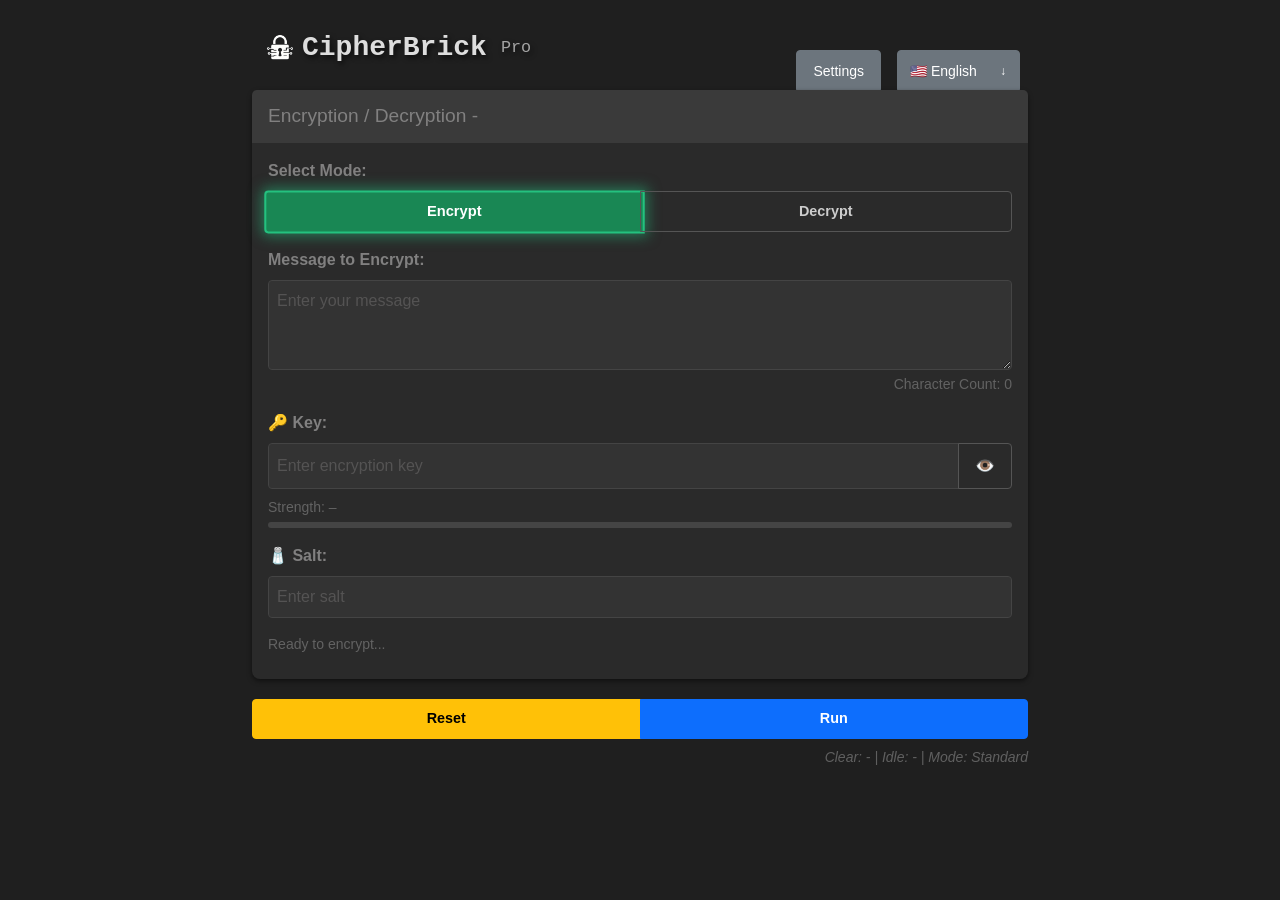
<file: index.html>
<!DOCTYPE html>
<html lang="en">

<head>
  <meta charset="utf-8" />
  <meta name="viewport" content="width=device-width, initial-scale=1" />
  <meta http-equiv="Content-Security-Policy" content="default-src 'self'; script-src 'self' 'wasm-unsafe-eval'; style-src 'self' 'unsafe-inline'; img-src 'self' data: blob:; media-src 'self' blob:; connect-src 'self'; worker-src 'self'; object-src 'none'; base-uri 'self';" />

  <!-- PWA / theming -->
  <meta name="theme-color" content="#3e3e3e" />
  <meta name="description" content="Encrypt and decrypt messages using AES-256-GCM locally on your device." />
  <link rel="manifest" href="manifest.json" />

  <!-- iOS PWA polish -->
  <meta name="apple-mobile-web-app-capable" content="yes" />
  <meta name="apple-mobile-web-app-status-bar-style" content="black-translucent" />
  <link rel="apple-touch-icon" sizes="180x180" href="icons/apple-touch-icon-180.png">

  <!-- Title -->
  <title>CipherBrick Pro</title>

  <!-- Favicons -->
  <link rel="icon" href="/favicon.ico">
  <link rel="icon" type="image/png" sizes="32x32" href="/icons/icon-32.png">
  <link rel="icon" type="image/png" sizes="16x16" href="/icons/icon-16.png">

  <!-- CSS (local) -->
  <link rel="stylesheet" href="css/bootstrap.min.css" />
  <link rel="stylesheet" href="css/style.css" />
</head>

<body>
  <div class="container position-relative">
    <!-- Simplified Modal Trigger Buttons (top-right) -->
    <div class="modal-trigger-group d-flex align-items-center gap-2">
      <!-- Keys (Advanced) — hidden by default via d-none -->
      <div id="advancedToolGroup" class="d-none">
        <button class="btn btn-secondary btn-sm" id="keyExchangeBtn" data-bs-toggle="modal"
          data-bs-target="#keyExchangeModal" title="Secure Key Exchange">
          🔑
        </button>
      </div>

      <!-- Settings -->
      <button class="btn btn-secondary btn-sm" data-bs-target="#settingsModal" data-bs-toggle="modal"
        data-i18n="btn_settings">Settings</button>

      <!-- Language -->
      <div class="lang-select-wrapper">
        <select id="languageSelect" class="custom-lang-select">
          <option value="en">🇺🇸 English</option>
          <option value="zh-CN">🇨🇳 简体中文</option>
          <option value="de">🇩🇪 Deutsch</option>
          <option value="es">🇪🇸 Español</option>
          <option value="fr">🇫🇷 Français</option>
          <option value="it">🇮🇹 Italiano</option>
          <option value="ja">🇯🇵 日本語</option>
          <option value="pt">🇵🇹 Português</option>
          <option value="ru">🇷🇺 Русский</option>
        </select>
      </div>
    </div>

    <h2 class="cipher-title text-left mb-4"><img src="img/logo.png" alt="CipherBrick Pro logo" style="height:2.25rem;width:2.25rem;vertical-align:middle;margin-right:0.25rem;">CipherBrick<span class="title-lite"> Pro</span></h2>

    <!-- Main Encryption/Decryption Card -->
    <div class="card">
      <div class="card-header" data-i18n="card_title"></div>
      <div class="card-body">
        <div class="mb-3">
          <label class="form-label" data-i18n="select_mode_label">Select Mode:</label>
          <div aria-label="Mode toggle" class="btn-group w-100" role="group">
            <button class="btn btn-success mode-button-active" data-i18n="mode_encrypt" id="encryptBtn" type="button">Encrypt</button>
            <button class="btn btn-outline-secondary" data-i18n="mode_decrypt" id="decryptBtn" type="button">Decrypt</button>
          </div>
        </div>

        <!-- HARDWARE KEY MODE UI (hidden by default, shown when HK mode is enabled) -->
        <div id="hkUiGroup" class="d-none">

          <!-- Status bar -->
          <div id="hkStatusBar" class="hk-status-bar hk-status-detecting mb-2">🔑 Tap your hardware key to get started</div>

          <!-- Activate Hardware Key button (shown before detection) -->
          <div id="hkGetKeyContainer" class="mb-3">
            <button class="btn btn-outline-secondary w-100" id="hkGetMyKeyBtn" data-i18n="hk_activate_key">
              🔑 Activate Hardware Key
            </button>
            <div class="form-text small text-muted mt-1" data-i18n="hk_activate_key_desc">
              Insert or tap your hardware key, then click to initialize your session for encrypting and decrypting.
            </div>
          </div>

          <!-- Your public key display (shown after successful detection) -->
          <div id="hkPublicKeyContainer" class="mb-3" style="display:none;">
            <label class="form-label small fw-semibold" data-i18n="hk_your_public_key">Your Public Key</label>
            <div class="d-flex align-items-center gap-2">
              <span id="hkMyKeyText" class="hk-key-display flex-grow-1 text-muted font-monospace small"></span>
              <button class="btn btn-sm btn-outline-secondary" id="hkCopyMyKeyBtn" title="Copy your public key">📋</button>
            </div>
          </div>

          <!-- Recipient's public key input (shown in encrypt mode) -->
          <div id="hkRecipientKeyContainer" class="mb-3 encrypt-mode" style="display:none;">
            <label class="form-label" data-i18n="hk_recipient_key_label" for="hkRecipientKeyInput">
              Recipient's Public Key
            </label>
            <textarea class="form-control form-control-sm font-monospace" id="hkRecipientKeyInput" rows="2"
              data-i18n-placeholder="hk_recipient_key_placeholder"
              placeholder="Paste recipient's public key (base64)"></textarea>
          </div>

          <!-- Sender's key display (shown in decrypt mode after decryption) -->
          <div id="hkSenderKeyContainer" class="mb-2" style="display:none;">
            <label class="form-label small fw-semibold" data-i18n="hk_sender_key_label">
              Sender's Public Key (auto-extracted)
            </label>
            <span id="hkSenderKeyText" class="hk-key-display d-block text-muted font-monospace small"></span>
          </div>

        </div>

        <!-- COLLAPSIBLE: Encrypt input fields -->
        <div id="encryptFormFields" class="collapse show">
          <!-- INPUT FIELD CONTAINER -->
          <div id="inputTextContainer" class="mb-3">
            <label class="form-label" data-i18n="input_label" for="inputText" id="inputLabel">
              Message to Encrypt:
            </label>
            <textarea class="form-control" data-i18n-placeholder="placeholder.input" id="inputText"
              placeholder="Enter your message" rows="3"></textarea>
            <div class="text-end small text-muted mt-1">
              <span data-i18n="char_count_label_2">Character Count:</span>
              <span id="inputCharCount">0</span>
              <div id="qrLimitNote" class="text-danger fw-semibold small" style="display:none;"
                data-i18n="qr_limit_warning">
                ⚠️ Character limit exceeded. Please reduce message length to continue.
              </div>
            </div>
          </div>

          <!-- DECRYPT MODE: Before decryption actions -->
          <div id="decryptBeforeActions" class="context-section decrypt-mode" style="display:none;">

            <div class="d-flex justify-content-around flex-wrap gap-2">
              <button class="btn btn-dark text-center flex-fill" id="scanQRBtn" title="Scan QR Code">
                📷<br><small data-i18n="decrypt_btn_qr">QR</small>
              </button>

              <button class="btn btn-dark text-center flex-fill" id="showPayloadInputBtn"
                title="Paste CipherBrick payload">
                📄<br><small data-i18n="decrypt_btn_payload">Payload</small>
              </button>

              <button class="btn btn-dark text-center flex-fill" id="listenAudioBtn" title="Listen for Audio">
                🎤<br><small data-i18n="decrypt_btn_audio">Audio</small>
              </button>
            </div>

            <!-- Payload paste panel (hidden until Paste) -->
            <div id="payloadInputArea" class="mt-2" style="display:none;">
              <textarea class="form-control mb-2" id="pastedPayload" data-i18n-placeholder="placeholder.payload"
                placeholder="Paste encrypted payload here..." rows="3"></textarea>
              <button class="btn btn-sm btn-success" id="usePayloadBtn" data-i18n="use_payload_btn">Use This
                Payload</button>
            </div>

            <!-- Audio listen panel (hidden until Listen) -->
            <div id="audioReceiver" class="scanner-section mt-2" style="display:none;">
              <div class="text-center mb-2">
                <div class="spinner-border spinner-border-sm me-2" role="status"></div>
                <div class="small text-muted mt-2">
                  <span data-i18n="listening_for_audio">Listening for audio...</span>
                </div>
              </div>
              <button class="btn btn-sm btn-danger mb-2" id="stopListenBtn" data-i18n="stop_listening_btn">⏹️ Stop
                Listening</button>
            </div>
          </div>

          <div class="mb-3" id="keyFieldWrapper">
            <label class="form-label" data-i18n="key_label" for="key">🔑Key:</label>
            <div class="input-group">
              <input class="form-control" data-i18n-placeholder="placeholder.key" id="key"
                placeholder="Enter encryption key" type="password" />
              <button class="btn btn-outline-secondary" type="button" id="toggleKeyVisibility"
                title="Toggle key visibility">
                <span id="keyVisibilityIcon">👁️</span>
              </button>
            </div>
            <div id="keyStrengthWrapper" class="mt-2">
              <div id="keyStrengthLabel" class="small text-muted">
                <span data-i18n="strength_label">Strength:</span>
                <span id="keyStrengthText" data-i18n>–</span>
              </div>
              <div class="progress mt-1" style="height: 6px; background-color: #444;">
                <div id="keyStrengthBar" class="progress-bar" role="progressbar"
                  style="width: 0%; background-color: #6c757d;"></div>
              </div>
            </div>
          </div>

          <div class="mb-3" id="saltFieldWrapper">
            <label class="form-label" data-i18n="salt_label" for="salt">🧂Salt:</label>
            <input class="form-control" data-i18n-placeholder="placeholder.salt" id="salt" placeholder="Enter salt"
              type="text" autocapitalize="none" autocorrect="off" />
          </div>
        </div>

        <!-- OUTPUT FIELD CONTAINER -->
        <div id="outputTextContainer">
          <label class="form-label" data-i18n="output_label" for="outputText">📖Output:</label>
          <textarea class="form-control" id="outputText" readonly rows="4"></textarea>
        </div>

        <!-- ENCRYPT MODE: status line (shown before run) -->
        <div id="encryptBeforeActions" class="context-section encrypt-mode">
          <div class="text-muted small mb-2" data-i18n="encrypt_ready">Ready to encrypt...</div>
        </div>

        <!-- ENCRYPT MODE: After encryption actions (hidden until run) -->
        <div id="encryptAfterActions" class="context-section encrypt-mode" style="display:none;">
          <div class="text-success small mb-2" data-i18n="encrypt_success">✅ Encrypted! Choose an option:</div>

          <div class="row g-2 text-center" id="postEncryptActions">
            <div class="col-6 col-md-3">
              <button class="btn btn-dark w-100" id="copyOutputBtn">📋<br><small
                  data-i18n="btn_copy">Copy</small></button>
            </div>
            <div class="col-6 col-md-3">
              <button class="btn btn-dark w-100" id="generateQRBtn">📷<br><small data-i18n="btn_qr">QR</small></button>
            </div>
            <div class="col-6 col-md-3">
              <button class="btn btn-dark w-100" id="generatePayloadBtn">📄<br><small
                  data-i18n="btn_payload">Payload</small></button>
            </div>
            <div class="col-6 col-md-3">
              <button class="btn btn-dark w-100" id="transmitAudioBtn">🔊<br><small
                  data-i18n="btn_audio">Audio</small></button>
            </div>
          </div>

          <div class="text-center mt-3">
            <button id="toggleInputsBtn" type="button" class="btn btn-sm btn-outline-secondary"
              aria-controls="encryptFormFields" aria-expanded="false" data-i18n="edit_inputs_btn">
              ✏️ Edit Inputs
            </button>
          </div>

          <!-- keep these hidden or remove entirely (we use the modal now) -->
          <div id="qrActions" style="display:none;"></div>
          <div id="qrPreview" style="display:none;"></div>
        </div>

        <!-- DECRYPT MODE: After decryption actions (same position as encrypt) -->
        <div id="decryptAfterActions" class="context-section decrypt-mode" style="display: none;">
          <div class="text-success small mb-2" data-i18n="decrypt_complete">✅ Decrypted successfully!</div>

          <!-- Match encrypt mode layout: action buttons in a row -->
          <div class="row g-2 text-center mb-2">
            <div class="col-12">
              <button class="btn btn-dark w-100" id="copyDecryptedBtn">
                📋<br><small data-i18n="btn_copy">Copy</small>
              </button>
            </div>
          </div>

          <!-- HK Reply button (shown only in Hardware Key Mode after decryption) -->
          <div class="row g-2 text-center mb-2" id="hkReplyRow" style="display:none;">
            <div class="col-12">
              <button class="btn btn-outline-secondary w-100" id="hkReplyBtn" data-i18n="hk_reply_btn">
                ↩️ Reply (use sender's key)
              </button>
            </div>
          </div>

          <!-- Edit Inputs button centered below, matching encrypt mode -->
          <div class="text-center">
            <button id="toggleInputsDecryptBtn" type="button" class="btn btn-sm btn-outline-secondary"
              aria-controls="encryptFormFields" aria-expanded="false" data-i18n="edit_inputs_btn">
              ✏️ Edit Inputs
            </button>
          </div>
        </div>
      </div>

    </div>

    <!-- Message Box -->
    <div class="alert d-none mt-2" id="messageBox" role="status" aria-live="polite"></div>

    <!-- Context-Aware Action System -->
    <div class="card-footer">
      <div class="btn-group w-100 mb-2" role="group">
        <button class="btn btn-warning" data-i18n="reset" id="clearButton">Reset</button>
        <button class="btn btn-primary" data-i18n="run" id="processButton">Run</button>
      </div>

      <div id="contextActions"></div> <!-- keep empty for now -->
    </div>

    <div class="card-footer d-flex justify-content-end">
      <small id="statusBar" class="text-muted fst-italic mb-0">
        Clear: - | Idle: - | Mode: Standard
      </small>
    </div>

  </div>

  <!-- Error Message Display -->
  <div class="mt-3" id="errorMessage"></div>

  <!-- Settings Modal -->
  <div aria-hidden="true" aria-labelledby="settingsModalLabel" class="modal fade" id="settingsModal" tabindex="-1" data-bs-backdrop="static" data-bs-keyboard="false">
    <div class="modal-dialog modal-dialog-centered">
      <div class="modal-content bg-dark text-light">
        <div class="modal-header">
          <h5 class="modal-title" data-i18n="btn_settings" id="settingsModalLabel">Settings</h5>
          <button aria-label="Close" class="btn-close btn-close-white" data-bs-dismiss="modal" type="button"></button>
        </div>
        <div class="modal-body">

          <!-- Mode Section -->
          <h6 class="text-muted mb-2 fw-bold" data-i18n="settings_mode_section">⚙️ Mode</h6>

          <div class="mb-2">
            <select class="form-select form-select-sm" id="modeSelect">
              <option value="standard" data-i18n="mode_standard_default">Standard (Default)</option>
              <option value="simple" data-i18n="mode_simple">Simple</option>
              <option value="hkpm" data-i18n="mode_hkpm_full">HKPM (Hardware Key)</option>
            </select>
            <div class="form-text small text-muted" id="modeDesc"></div>
          </div>

          <div class="form-check mb-2" id="keyExchangeToolsWrapper">
            <input class="form-check-input" type="checkbox" id="advancedModeToggle">
            <label class="form-check-label small" for="advancedModeToggle" data-i18n="settings_keyexchange_toggle">
              Enable Key Exchange Tools
            </label>
          </div>

          <hr class="my-2" />

          <!-- Security Section -->
          <h6 class="text-muted mb-1 fw-bold" data-i18n="settings_security_section">⏱ Timers</h6>
          <div class="form-text small text-muted mb-2" data-i18n="settings_timers_desc">Clears clipboard and ends the session after inactivity.</div>

          <div class="row g-2 mb-2">
            <div class="col">
              <label class="form-label small mb-1" for="clipboardTimeout" data-i18n="settings_clipboard_timeout">Clipboard (sec)</label>
              <input class="form-control form-control-sm" id="clipboardTimeout" max="300" min="5" step="5" type="number" value="30" />
            </div>
            <div class="col">
              <label class="form-label small mb-1" for="idleTimeout" data-i18n="settings_idle_timeout">Session (min)</label>
              <input class="form-control form-control-sm" id="idleTimeout" max="60" min="1" step="1" type="number" value="5" />
            </div>
          </div>

          <hr class="my-2" />

          <!-- Audio -->
          <h6 class="text-muted mb-1 fw-bold" data-i18n="settings_advanced_section">🔊 Audio</h6>
          <div class="form-text small text-muted mb-2" data-i18n="settings_audio_desc">Protocol used when transmitting encrypted messages via audio.</div>

          <div class="mb-2">
            <label class="form-label small mb-1" for="cb-setting-txProtocol" data-i18n="audio_tx_protocol_label">Audio TX Protocol</label>
            <select id="cb-setting-txProtocol" class="form-select form-select-sm">
              <option value="GGWAVE_PROTOCOL_AUDIBLE_NORMAL" data-i18n="audio_tx_normal">Normal (reliable, clear audio)</option>
              <option value="GGWAVE_PROTOCOL_AUDIBLE_FAST" selected data-i18n="audio_tx_fast">Fast (balanced, clear audio)</option>
              <option value="GGWAVE_PROTOCOL_AUDIBLE_FASTEST" data-i18n="audio_tx_fastest">Fastest (high freq, may be silent)</option>
              <option value="GGWAVE_PROTOCOL_ULTRASOUND_NORMAL" data-i18n="audio_tx_ultrasound_normal">[Ultrasound] Normal (silent)</option>
              <option value="GGWAVE_PROTOCOL_ULTRASOUND_FAST" data-i18n="audio_tx_ultrasound_fast">[Ultrasound] Fast (silent)</option>
              <option value="GGWAVE_PROTOCOL_ULTRASOUND_FASTEST" data-i18n="audio_tx_ultrasound_fastest">[Ultrasound] Fastest (varies by device)</option>
            </select>
          </div>

          <hr class="my-2" />

          <!-- Actions -->
          <div class="d-flex gap-2">
            <button class="btn btn-primary btn-sm flex-fill" id="saveSettingsBtn" data-i18n="save_settings">Save Settings</button>
            <button class="btn btn-outline-secondary btn-sm flex-fill" id="resetSettingsBtn" data-i18n="reset_settings">Restore Defaults</button>
          </div>

          <div class="text-center mt-3 d-flex justify-content-center align-items-center gap-3">
            <a href="help.html" style="text-decoration:none;font-size:0.82rem;color:#a0a0a0;" data-i18n="settings_help_link">&#10067; Help &amp; Documentation</a>
            <span style="color:#444;font-size:0.75rem;">|</span>
            <a href="https://play.google.com/store/apps/details?id=com.cipherbrick.pro" target="_blank" rel="noopener" style="text-decoration:none;font-size:0.82rem;color:#a0a0a0;" data-i18n="settings_rate_link">&#11088; Rate on Google Play</a>
            <span style="color:#444;font-size:0.75rem;">|</span>
            <a href="https://cipherbrick.com/privacy.html" target="_blank" rel="noopener" style="text-decoration:none;font-size:0.82rem;color:#a0a0a0;" data-i18n="settings_privacy_link">Privacy</a>
          </div>

        </div>
      </div>
    </div>
  </div>

  <!-- QR Actions Modal -->
  <div class="modal fade" id="qrModal" tabindex="-1" aria-labelledby="qrModalLabel" aria-hidden="true">
    <div class="modal-dialog modal-dialog-centered">
      <div class="modal-content bg-dark text-light">
        <div class="modal-header">
          <h5 class="modal-title" id="qrModalLabel" data-i18n="qr_modal_title">QR Code</h5>
          <button type="button" class="btn-close btn-close-white" data-bs-dismiss="modal" aria-label="Close"></button>
        </div>
        <div class="modal-body text-center">
          <div id="qrModalPreview" class="mb-3"></div>
          <div class="btn-group w-100" role="group">
            <button class="btn btn-sm btn-secondary" id="qrModalCopy" data-i18n="qr_modal_copy">Copy</button>
            <button class="btn btn-sm btn-secondary" id="qrModalSave" data-i18n="qr_modal_save">Save</button>
            <button class="btn btn-sm btn-secondary" id="qrModalView" data-i18n="qr_modal_view">View</button>
          </div>
        </div>
      </div>
    </div>
  </div>

  <!-- QR Scan Modal -->
  <div class="modal fade" id="qrScanModal" tabindex="-1" aria-labelledby="qrScanModalLabel" aria-hidden="true">
    <div class="modal-dialog modal-dialog-centered modal-lg">
      <div class="modal-content bg-dark text-light">
        <div class="modal-header">
          <h5 class="modal-title" id="qrScanModalLabel" data-i18n="qr_scan_modal_title">📷 Scan QR Code</h5>
          <button id="qrScanModalCloseBtn" type="button" class="btn-close btn-close-white" data-bs-dismiss="modal"
            aria-label="Close"></button>
        </div>

        <div id="qrScanModalBody" class="modal-body p-2">
          <div id="qr-reader-modal" style="width:100%;"></div>
          <div class="text-center mt-2">
            <small class="text-muted" data-i18n="qr_scan_instruction">Point camera at QR code to scan
              automatically</small>
          </div>
        </div>

        <!-- Optional: You can keep a close button in the footer too, or just rely on the X button -->
        <div class="modal-footer">
          <button type="button" class="btn btn-secondary w-100" data-bs-dismiss="modal"
            data-i18n="modal_close">Close</button>
        </div>
      </div>
    </div>
  </div>

  <!-- HK Authenticator Choice Modal -->
  <div class="modal fade" id="hkAuthChoiceModal" tabindex="-1" data-bs-backdrop="static" data-bs-keyboard="false" aria-labelledby="hkAuthChoiceLabel" aria-hidden="true">
    <div class="modal-dialog modal-dialog-centered">
      <div class="modal-content bg-dark text-light">
        <div class="modal-header border-secondary">
          <h5 class="modal-title" id="hkAuthChoiceLabel" data-i18n="hk_choose_title">Choose Authenticator</h5>
        </div>
        <div class="modal-body">
          <p class="text-muted small mb-3" data-i18n="hk_choose_subtitle">How would you like to activate Hardware Key mode?</p>
          <div class="d-grid gap-3">
            <button class="btn btn-outline-light text-start p-3" id="hkChoiceHardware">
              <div class="fw-bold" data-i18n="hk_choose_hardware_label">Hardware Security Key</div>
              <div class="small text-muted mt-1" data-i18n="hk_choose_hardware_desc">YubiKey or any FIDO2/WebAuthn security key</div>
            </button>
            <button class="btn btn-outline-light text-start p-3" id="hkChoiceDevice">
              <div class="fw-bold" data-i18n="hk_choose_device_label">This Device</div>
              <div class="small text-muted mt-1" data-i18n="hk_choose_device_desc">Passkey using biometrics, PIN, or screen lock</div>
            </button>
          </div>
        </div>
      </div>
    </div>
  </div>

  <!-- 🔐 Secure Key Exchange Wizard (Fixed UX) -->
  <div class="modal fade" id="keyExchangeModal" tabindex="-1" aria-labelledby="keyExchangeModalLabel"
    aria-hidden="true" data-bs-backdrop="static" data-bs-keyboard="false">
    <div class="modal-dialog modal-lg modal-dialog-centered">
      <div class="modal-content bg-dark text-light">
        <div class="modal-header">
          <h5 class="modal-title" id="keyExchangeModalLabel" data-i18n="wizard_title">🔐 Secure Key Exchange</h5>
          <button type="button" class="btn-close btn-close-white" data-bs-dismiss="modal" aria-label="Close"></button>
        </div>

        <div class="modal-body">
          <!-- Wizard Progress Indicator -->
          <div class="progress-steps mb-1">
            <div class="step-indicator active" data-step="1">
              <span class="step-number">1</span>
              <span class="step-label" data-i18n="wizard_step_keys">Keys</span>
            </div>
            <div class="step-connector"></div>
            <div class="step-indicator" data-step="2">
              <span class="step-number">2</span>
              <span class="step-label" data-i18n="wizard_step_exchange">Exchange</span>
            </div>
            <div class="step-connector"></div>
            <div class="step-indicator" data-step="3">
              <span class="step-number">3</span>
              <span class="step-label" data-i18n="wizard_step_done">Done</span>
            </div>
          </div>

          <!-- Step 1: Key Management (Required First) -->
          <div id="keyManagementStep">
            <h6 data-i18n="wizard_setup_title">First, let's set up your keys</h6>
            <p class="text-muted small mb-4" data-i18n="wizard_setup_desc">ECDH keys are required for secure exchange. You can generate new ones or
              import existing keys.</p>

            <!-- Current Key Status -->
            <div class="alert" id="keyStatusAlert">
              <div class="d-flex justify-content-between align-items-center">
                <div>
                  <strong data-i18n="wizard_status_label">Status:</strong>
                  <span id="keyStatusText" data-i18n="wizard_status_no_keys">No keys loaded</span>
                </div>
                <button id="clearKeys" class="btn btn-outline-danger btn-sm d-none" data-i18n="wizard_clear_keys">Clear Keys</button>
              </div>
            </div>

            <!-- Your Public Key (shown when keys are loaded) -->
            <div id="currentKeySection" class="mb-4 d-none">
              <label class="form-label"><span data-i18n="wizard_your_public_key">Your Public Key</span> <span data-i18n="wizard_share_with_others">(share this with others):</span></label>
              <div class="input-group">
                <textarea id="currentPublicKey" class="form-control form-control-sm" rows="2" readonly></textarea>
                <button class="btn btn-outline-light btn-sm" id="copyCurrentPublicKey">📋</button>
              </div>
            </div>

            <!-- Key Management Options -->
            <div id="keyOptions">
              <div class="row g-3 mb-3">
                <div class="col-md-6">
                  <div class="card bg-secondary h-100 key-option-card" data-action="generate" style="cursor: pointer;">
                    <div class="card-body text-center">
                      <div class="mb-3">🆕</div>
                      <h6 data-i18n="wizard_generate_keys">Generate New Keys</h6>
                      <small class="text-muted" data-i18n="wizard_generate_desc">Create fresh ECDH P-256 keys for this exchange</small>
                    </div>
                  </div>
                </div>
                <div class="col-md-6">
                  <div class="card bg-secondary h-100 key-option-card" data-action="import" style="cursor: pointer;">
                    <div class="card-body text-center">
                      <div class="mb-3">📁</div>
                      <h6 data-i18n="wizard_import_keys">Import Existing Keys</h6>
                      <small class="text-muted" data-i18n="wizard_import_desc">Use keys you've previously saved</small>
                    </div>
                  </div>
                </div>
              </div>
            </div>

            <!-- Import Section (hidden by default) -->
            <div id="importSection" class="d-none">
              <h6 data-i18n="wizard_import_title">Import Your Keys</h6>
              <div class="mb-3">
                <label class="form-label small text-muted" data-i18n="wizard_import_file_label">Load from file</label>
                <input type="file" id="importKeyFile" class="form-control form-control-sm" accept=".json" />
                <div class="form-text small text-muted" data-i18n="wizard_import_file_desc">Select a CipherBrick key export (.json) to auto-fill the fields below, or paste your keys manually.</div>
              </div>
              <div class="row g-2 mb-3">
                <div class="col-md-6">
                  <label class="form-label" data-i18n="wizard_private_key_label">Private Key (PKCS#8):</label>
                  <textarea id="importPrivateKey" class="form-control form-control-sm" rows="3"
                    data-i18n-placeholder="placeholder.wizard_private_key" placeholder="Paste your private key..."></textarea>
                </div>
                <div class="col-md-6">
                  <label class="form-label" data-i18n="wizard_public_key_label">Public Key:</label>
                  <textarea id="importPublicKey" class="form-control form-control-sm" rows="3"
                    data-i18n-placeholder="placeholder.wizard_public_key" placeholder="Paste your public key..."></textarea>
                </div>
              </div>
              <div class="d-flex gap-2">
                <button id="doImportKeys" class="btn btn-success btn-sm" data-i18n="wizard_load_keys">Load Keys</button>
                <button id="cancelImport" class="btn btn-outline-secondary btn-sm" data-i18n="wizard_cancel">Cancel</button>
              </div>
            </div>

            <!-- Export Section (shown after generating new keys) -->
            <div id="exportSection" class="d-none">
              <div class="alert alert-warning small">
                <strong data-i18n="wizard_export_warning">⚠️ Important:</strong> <span data-i18n="wizard_export_warning_desc">Save these keys if you want to reuse them later. The app doesn't store
                them permanently.</span>
              </div>
              <div class="row g-2 mb-3">
                <div class="col-md-6">
                  <label class="form-label" data-i18n="wizard_private_key_secret">Private Key (keep secret!):</label>
                  <textarea id="generatedPrivateKey" class="form-control form-control-sm" rows="3" readonly></textarea>
                  <button id="copyGeneratedPrivateKey" class="btn btn-outline-warning btn-sm mt-1" data-i18n="wizard_copy_private">📋 Copy
                    Private</button>
                </div>
                <div class="col-md-6">
                  <label class="form-label" data-i18n="wizard_public_key_share">Public Key (share with others):</label>
                  <textarea id="generatedPublicKey" class="form-control form-control-sm" rows="3" readonly></textarea>
                  <div id="generatedPublicKeyFingerprint" class="text-muted small mt-1 d-none"><span data-i18n="wizard_fingerprint_label">Fingerprint:</span> <code id="generatedPublicKeyFingerprintValue"></code></div>
                  <button id="copyGeneratedPublicKey" class="btn btn-outline-light btn-sm mt-1" data-i18n="wizard_copy_public">📋 Copy Public</button>
                </div>
              </div>
              <div class="d-flex gap-2 flex-wrap">
                <button id="downloadKeys" class="btn btn-info btn-sm" data-i18n="wizard_download_keys">💾 Download Keys</button>
                <button id="proceedWithKeys" class="btn btn-success btn-sm" data-i18n="wizard_use_keys">✅ Use These Keys</button>
                <button id="cancelGeneratedKeys" class="btn btn-outline-secondary btn-sm" data-i18n="wizard_cancel_keys">Cancel</button>
              </div>
            </div>
          </div>

          <!-- Step 2: Exchange Process (shown after keys are loaded) -->
          <div id="exchangeStep" class="d-none">
            <!-- Header with loaded keys info -->
            <div class="alert alert-success small mb-3">
              <div class="row align-items-center">
                <div class="col-md-8">
                  <strong data-i18n="wizard_status_keys_ready">✅ Keys Ready!</strong> <span data-i18n="wizard_status_keys_loaded">Your public key is loaded and ready for exchange.</span>
                </div>
                <div class="col-md-4 text-end">
                  <button id="manageLoadedKeys" class="btn btn-outline-success btn-sm" data-i18n="wizard_manage_keys">🔑 Manage Keys</button>
                </div>
              </div>
            </div>

            <!-- Always-visible public key section -->
            <div id="exchangePublicKeyPanel" class="mb-4 p-3 border border-success rounded">
              <div class="d-flex justify-content-between align-items-center mb-2">
                <label class="form-label mb-0"><strong data-i18n="wizard_your_public_key">Your Public Key</strong> <span data-i18n="wizard_share_with_person">(share this with the other
                  person):</span></label>
                <button class="btn btn-outline-light btn-sm" id="copyExchangePublicKey" data-i18n="copy">📋 Copy</button>
              </div>
              <textarea id="exchangePublicKey" class="form-control form-control-sm" rows="2" readonly></textarea>
              <div id="exchangePublicKeyFingerprint" class="text-muted small mt-1 d-none"><span data-i18n="wizard_fingerprint_label">Fingerprint:</span> <code id="exchangePublicKeyFingerprintValue"></code></div>
            </div>

            <!-- Role Selection -->
            <div class="row g-3 mb-4">
              <div class="col-md-6">
                <div class="card bg-secondary h-100 role-card" data-role="send" style="cursor: pointer;">
                  <div class="card-body text-center">
                    <div class="mb-3">📤</div>
                    <h6 data-i18n="wizard_send_title">Send Key & Salt</h6>
                    <small class="text-muted" data-i18n="wizard_send_desc">Create and encrypt credentials to share</small>
                  </div>
                </div>
              </div>
              <div class="col-md-6">
                <div class="card bg-secondary h-100 role-card" data-role="receive" style="cursor: pointer;">
                  <div class="card-body text-center">
                    <div class="mb-3">📥</div>
                    <h6 data-i18n="wizard_receive_title">Receive Key & Salt</h6>
                    <small class="text-muted" data-i18n="wizard_receive_desc">Decrypt a share string sent to you</small>
                  </div>
                </div>
              </div>
            </div>

            <!-- Send Flow -->
            <div id="sendFlow" class="d-none">
              <!-- Collapsible Input Section -->
              <div id="sendInputSection">
                <h6 data-i18n="wizard_send_title">📤 Send Key & Salt</h6>
                <div class="mb-3">
                  <label class="form-label" data-i18n="wizard_recipient_public_key">Recipient's Public Key:</label>
                  <textarea id="recipientPublicKey" class="form-control form-control-sm" rows="2"
                    data-i18n-placeholder="placeholder.wizard_recipient_key" placeholder="Ask the recipient for their public key and paste it here..."></textarea>
                  <div id="recipientPublicKeyFingerprint" class="text-muted small mt-1 d-none"><span data-i18n="wizard_fingerprint_label">Fingerprint:</span> <code id="recipientPublicKeyFingerprintValue"></code></div>
                  <small class="form-text text-muted" data-i18n="wizard_recipient_share_key">The recipient should use this same wizard to generate/load their
                    keys and share their public key with you.</small>
                </div>
                <button id="createShareString" class="btn btn-success btn-sm" disabled data-i18n="wizard_create_share_string">🎯 Create Share String</button>
              </div>

              <!-- Send Result - Initially Hidden -->
              <div id="sendResult" class="d-none">
                <div class="alert alert-success small mb-3">
                  <strong data-i18n="wizard_success">✅ Success!</strong> <span data-i18n="wizard_share_string_created">Your share string has been created.</span>
                </div>

                <!-- Show the sender's credentials first -->
                <div class="p-3 border border-warning rounded mb-3">
                  <h6 class="mb-3" data-i18n="wizard_your_credentials">Your Credentials (use these in CipherBrick):</h6>
                  <div class="row g-2 mb-3">
                    <div class="col-md-8">
                      <label class="form-label" data-i18n="wizard_aes_key">AES Key:</label>
                      <div class="input-group">
                        <input id="senderAESKey" class="form-control" readonly>
                        <button class="btn btn-outline-light btn-sm" id="copySenderKey">📋</button>
                      </div>
                    </div>
                    <div class="col-md-4">
                      <label class="form-label" data-i18n="wizard_salt">Salt:</label>
                      <div class="input-group">
                        <input id="senderSalt" class="form-control" readonly>
                        <button class="btn btn-outline-light btn-sm" id="copySenderSalt">📋</button>
                      </div>
                    </div>
                  </div>
                  <div class="text-center">
                    <button id="injectSenderCredentials" class="btn btn-warning btn-sm" data-i18n="wizard_use_in_cipherbrick">🔄 Use in CipherBrick</button>
                  </div>
                </div>

                <!-- Then show the share string -->
                <div class="p-3 border border-success rounded mb-3">
                  <div class="d-flex justify-content-between align-items-center mb-2">
                    <h6 class="mb-0" data-i18n="wizard_share_string_label">Share String (send this to recipient):</h6>
                    <button class="btn btn-success btn-sm" id="copyFinalShareString" data-i18n="copy">📋 Copy</button>
                  </div>
                  <textarea id="finalShareString" class="form-control" rows="4" readonly></textarea>
                </div>

                <div class="text-center mb-3">
                  <small class="text-muted" data-i18n="wizard_share_string_secure">Send this string to the recipient through any communication channel. It's
                    encrypted and secure.</small>
                </div>

                <!-- Action Buttons -->
                <div class="d-flex gap-2 justify-content-center">
                  <button id="editSendInputs" class="btn btn-outline-secondary btn-sm" data-i18n="wizard_edit_inputs">✏️ Edit Inputs</button>
                  <button id="startOver" class="btn btn-outline-secondary btn-sm" data-i18n="wizard_start_another">🔄 Start Another Exchange</button>
                </div>
              </div>
            </div>

            <!-- Receive Flow -->
            <div id="receiveFlow" class="d-none">
              <!-- Collapsible Input Section -->
              <div id="receiveInputSection">
                <h6 data-i18n="wizard_receive_title">📥 Receive Key & Salt</h6>
                <p class="small text-muted mb-3" data-i18n="wizard_receive_intro">Make sure you've shared YOUR public key (shown above) with the sender.
                  Then paste their information below:</p>
                <div class="mb-3">
                  <label class="form-label" data-i18n="wizard_share_string_from_sender">Share String (from sender):</label>
                  <textarea id="receivedShareString" class="form-control form-control-sm" rows="3"
                    data-i18n-placeholder="placeholder.wizard_share_string" placeholder="Paste the CBKS1:... string here"></textarea>
                </div>
                <button id="decryptShareString" class="btn btn-success btn-sm" disabled data-i18n="wizard_decrypt_share_string">🔓 Decrypt Share String</button>
              </div>

              <!-- Receive Result - Initially Hidden -->
              <div id="receiveResult" class="d-none">
                <div class="alert alert-success small mb-3">
                  <strong data-i18n="wizard_success">✅ Success!</strong> <span data-i18n="wizard_share_string_decrypted">The share string has been decrypted.</span>
                  <div id="senderKeyFingerprint" class="mt-1 d-none"><span data-i18n="wizard_sender_fingerprint_label">Sender fingerprint:</span> <code id="senderKeyFingerprintValue"></code></div>
                </div>

                <!-- Focused Result Area -->
                <div class="p-3 border border-success rounded mb-3">
                  <h6 class="mb-3" data-i18n="wizard_decrypted_credentials">Your Decrypted Credentials:</h6>
                  <div class="row g-2 mb-3">
                    <div class="col-md-8">
                      <label class="form-label" data-i18n="wizard_aes_key">AES Key:</label>
                      <input id="finalDecryptedKey" class="form-control" readonly>
                    </div>
                    <div class="col-md-4">
                      <label class="form-label" data-i18n="wizard_salt">Salt:</label>
                      <input id="finalDecryptedSalt" class="form-control" readonly>
                    </div>
                  </div>
                  <div class="text-center">
                    <button id="injectIntoApp" class="btn btn-warning" data-i18n="wizard_use_in_cipherbrick">🔄 Use in CipherBrick</button>
                  </div>
                </div>

                <!-- Action Buttons -->
                <div class="d-flex gap-2 justify-content-center">
                  <button id="editReceiveInputs" class="btn btn-outline-secondary btn-sm" data-i18n="wizard_edit_inputs">✏️ Edit Inputs</button>
                  <button id="startOver2" class="btn btn-outline-secondary btn-sm" data-i18n="wizard_start_another">🔄 Start Another Exchange</button>
                </div>
              </div>
            </div>

          </div>

          <!-- Key Management Dialog (overlay style) -->
          <div id="keyManagementDialog" class="d-none">
            <div class="alert alert-info">
              <h6 data-i18n="wizard_manage_dialog_title">🔑 Manage Your Keys</h6>
              <p class="mb-3" data-i18n="wizard_manage_dialog_desc">Current keys are loaded and ready. What would you like to do?</p>

              <!-- Show current public key -->
              <div class="mb-3">
                <label class="form-label" data-i18n="wizard_current_public_key">Your Current Public Key:</label>
                <div class="input-group">
                  <textarea id="dialogPublicKey" class="form-control form-control-sm" rows="2" readonly></textarea>
                  <button class="btn btn-outline-primary btn-sm" id="copyDialogPublicKey">📋</button>
                </div>
              </div>

              <!-- Options -->
              <div class="d-flex gap-2 flex-wrap">
                <button id="keepCurrentKeys" class="btn btn-success btn-sm" data-i18n="wizard_keep_keys">✅ Keep These Keys</button>
                <button id="generateNewKeysDialog" class="btn btn-outline-warning btn-sm" data-i18n="wizard_generate_new_keys">🆕 Generate New Keys</button>
                <button id="importDifferentKeys" class="btn btn-outline-info btn-sm" data-i18n="wizard_import_different_keys">📁 Import Different Keys</button>
                <button id="clearKeysDialog" class="btn btn-outline-danger btn-sm" data-i18n="wizard_clear_all_keys">🗑️ Clear All Keys</button>
              </div>
            </div>
          </div>

          <!-- Error Display -->
          <div id="wizardError" class="alert alert-danger d-none" role="alert"></div>
        </div>

        <div class="modal-footer">
          <button type="button" class="btn btn-secondary" data-bs-dismiss="modal" data-i18n="modal_close">Close</button>
        </div>
      </div>
    </div>
  </div>
  <!-- Weak Key Warning Modal -->
  <div class="modal fade" id="weakKeyModal" tabindex="-1" aria-labelledby="weakKeyModalLabel" aria-hidden="true">
    <div class="modal-dialog modal-dialog-centered">
      <div class="modal-content" style="background-color:#1e1e1e;color:#818080;border:none;border-radius:12px;">
        <div class="modal-header border-0" style="background-color:#3a3a3a">
          <h5 class="modal-title" id="weakKeyModalLabel" data-i18n="weak_key_modal_title">Weak Key Warning</h5>
        </div>
        <div class="modal-body">
          <p data-i18n="weak_key_modal_body">This key is rated Weak and may be guessable. Encrypt anyway?</p>
        </div>
        <div class="modal-footer border-0">
          <button type="button" class="btn btn-secondary" data-bs-dismiss="modal" data-i18n="weak_key_cancel">Cancel</button>
          <button type="button" class="btn btn-warning" id="weakKeyConfirm" data-i18n="weak_key_confirm">Encrypt Anyway</button>
        </div>
      </div>
    </div>
  </div>

  <!-- Clipboard Clear Modal -->
  <div class="modal fade" id="clipboardClearModal" tabindex="-1" aria-labelledby="clipboardClearLabel"
    aria-hidden="true">
    <div class="modal-dialog modal-dialog-centered">
      <div class="modal-content" style="background-color:#1e1e1e;color:#818080;border:none;border-radius:12px;">
        <div class="modal-header border-0" style="background-color:#3a3a3a">
          <h5 class="modal-title" id="clipboardClearLabel">Clipboard Security</h5>
        </div>
        <div class="modal-body text-center">
          <div class="form-check mb-3">
            <input class="form-check-input" type="checkbox" id="skipClipboardModalCheckbox">
            <label class="form-check-label small" for="skipClipboardModalCheckbox" data-i18n="clipboard_modal_checkbox">
              Don't show this again (this session)
            </label>
          </div>
          <button id="confirmClearClipboard" class="btn btn-secondary btn-danger w-100 fw-bold mt-2"
            data-i18n="clipboard_clear_now">Clear Clipboard Now</button>
        </div>
      </div>
    </div>
  </div>
  <script src="js/bootstrap.bundle.min.js" defer></script>
  <script src="js/html5-qrcode.min.js" defer></script>
  <script src="js/qrcode.min.js" defer></script>
  <script type="module" src="/js/script.js"></script>
</body>

</html>
</file>
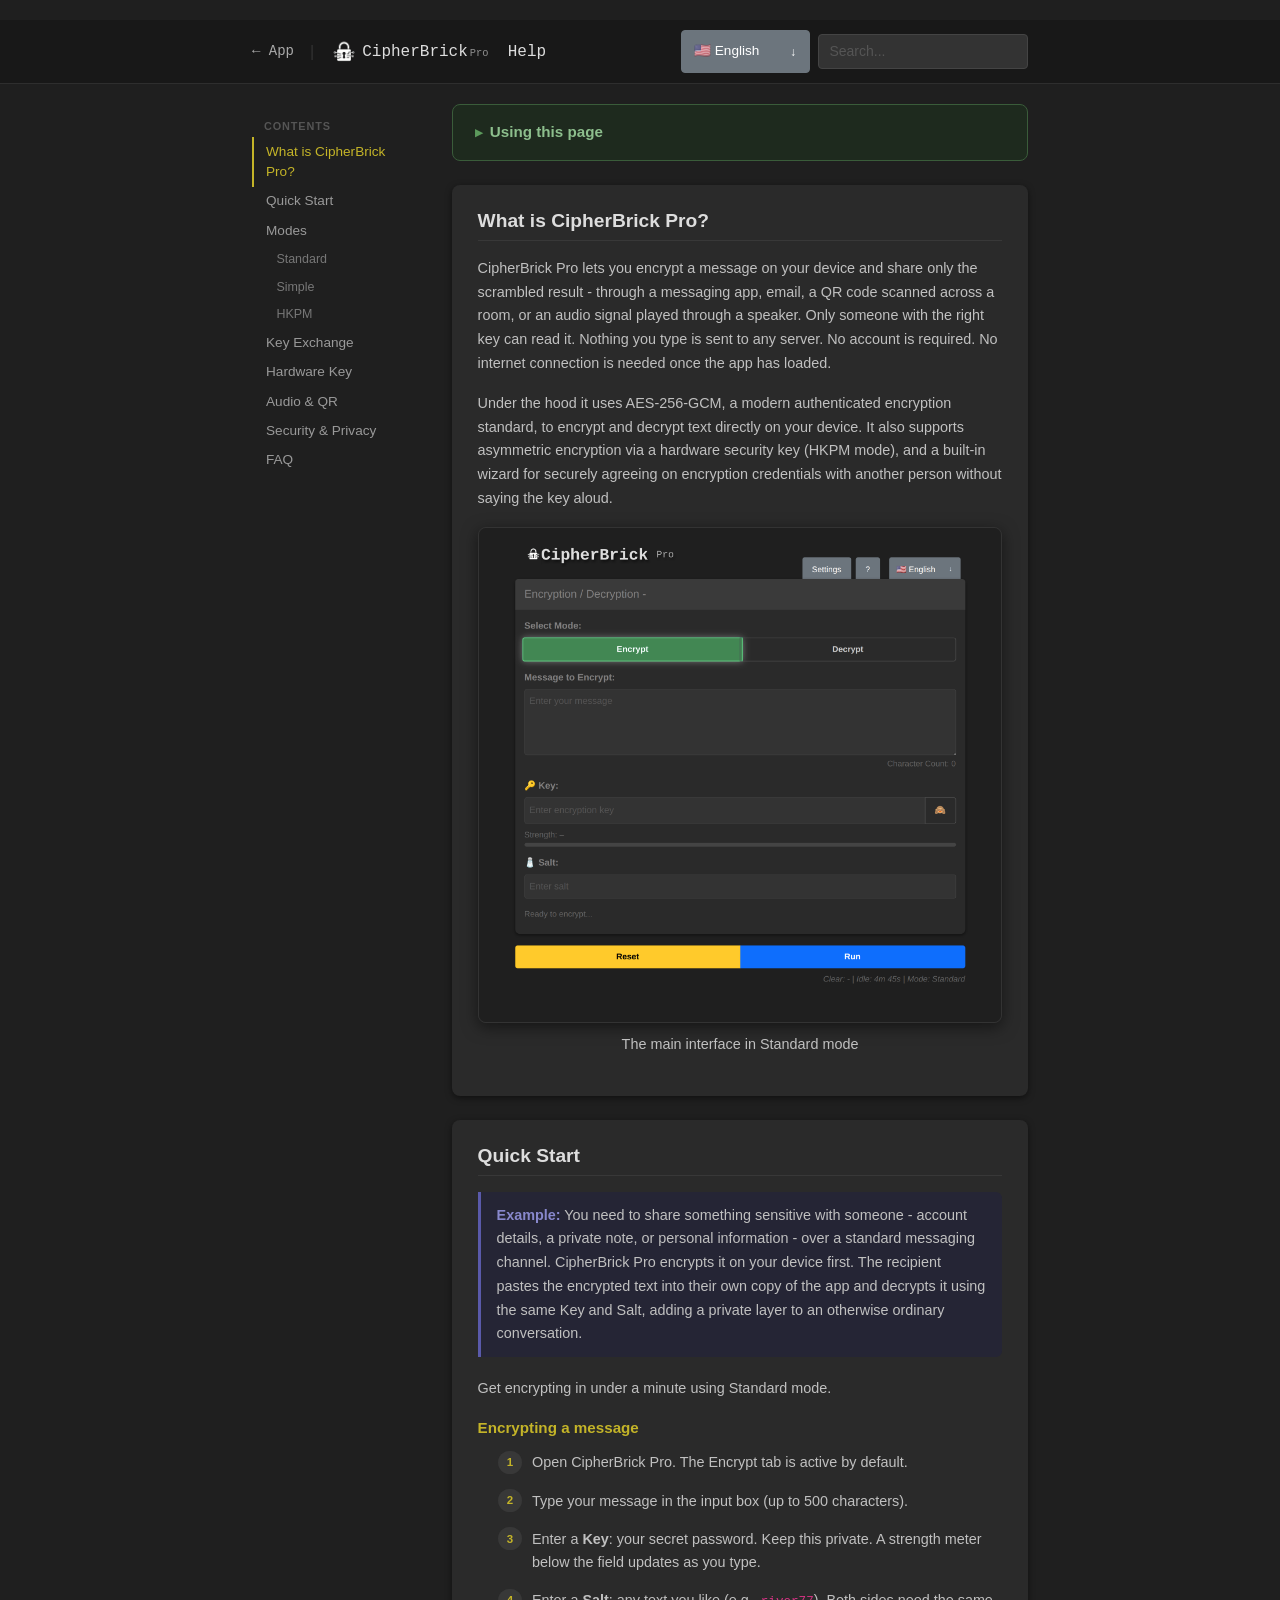
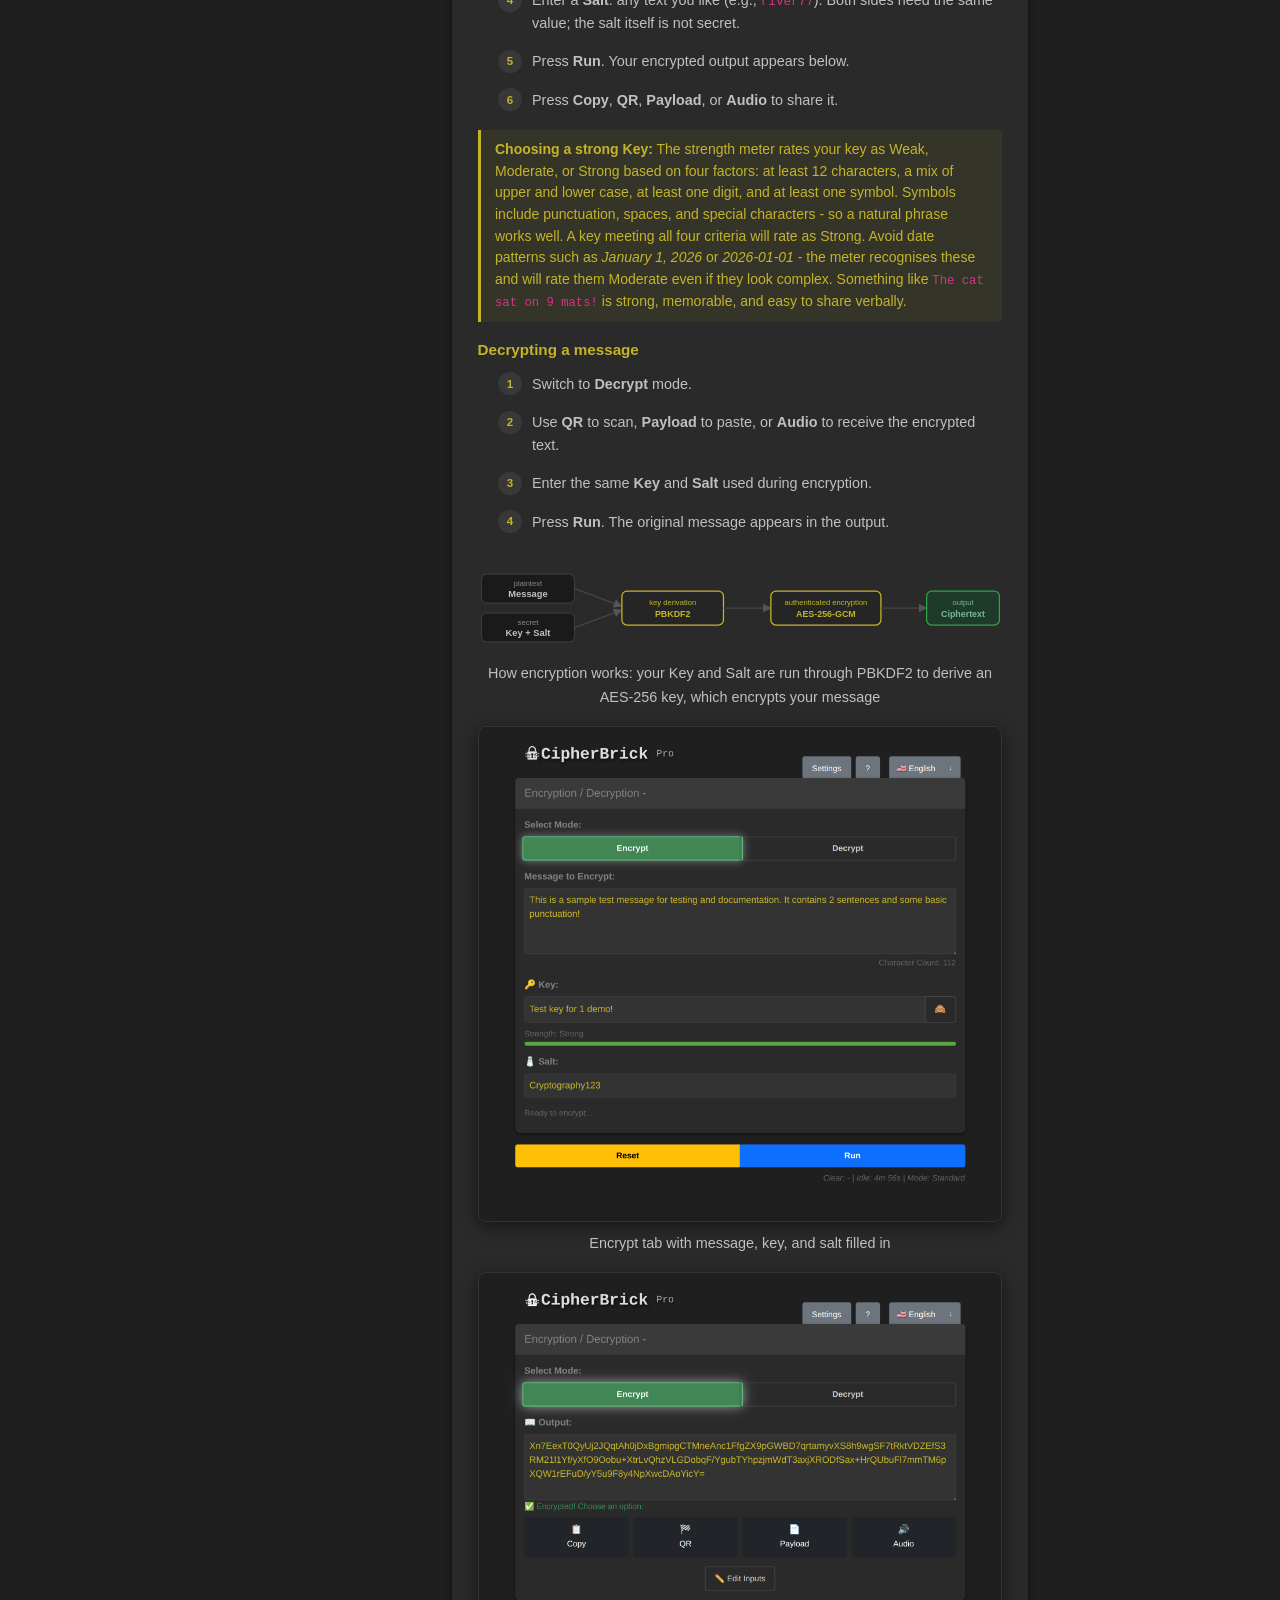
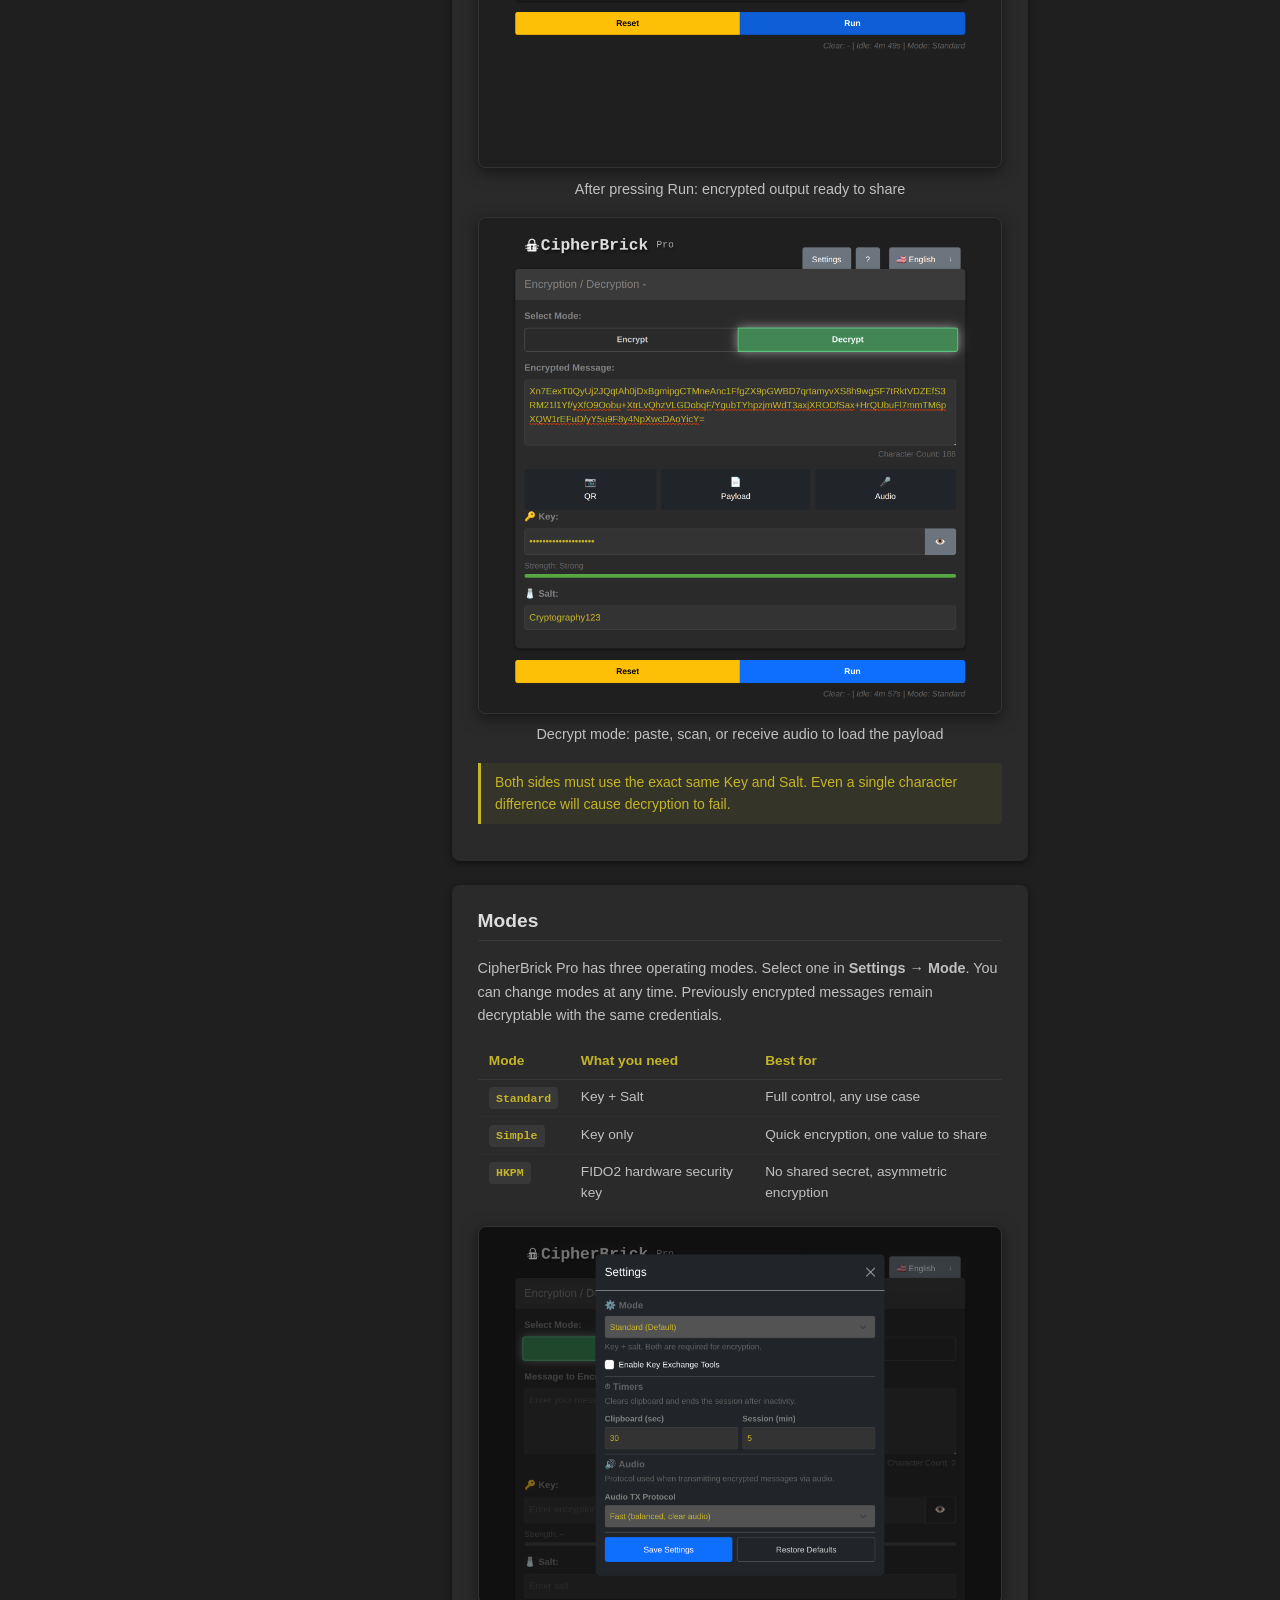
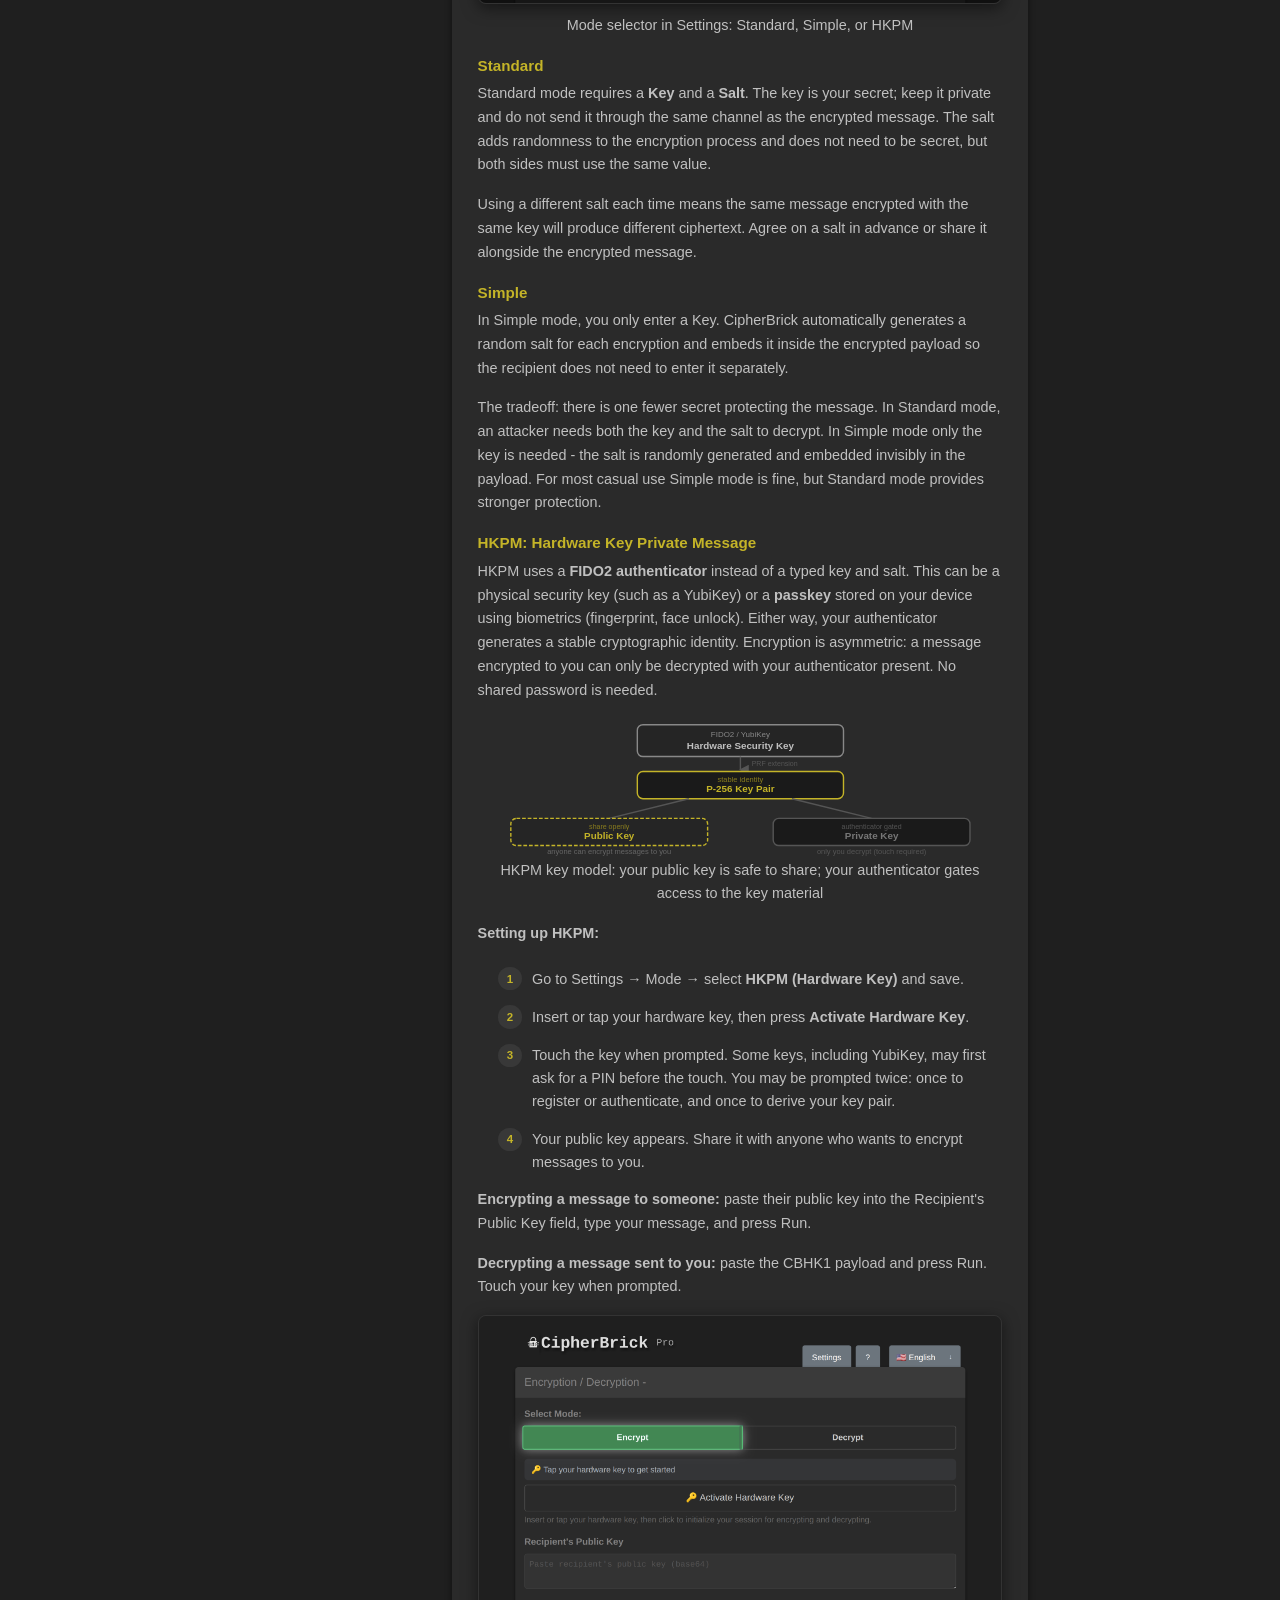
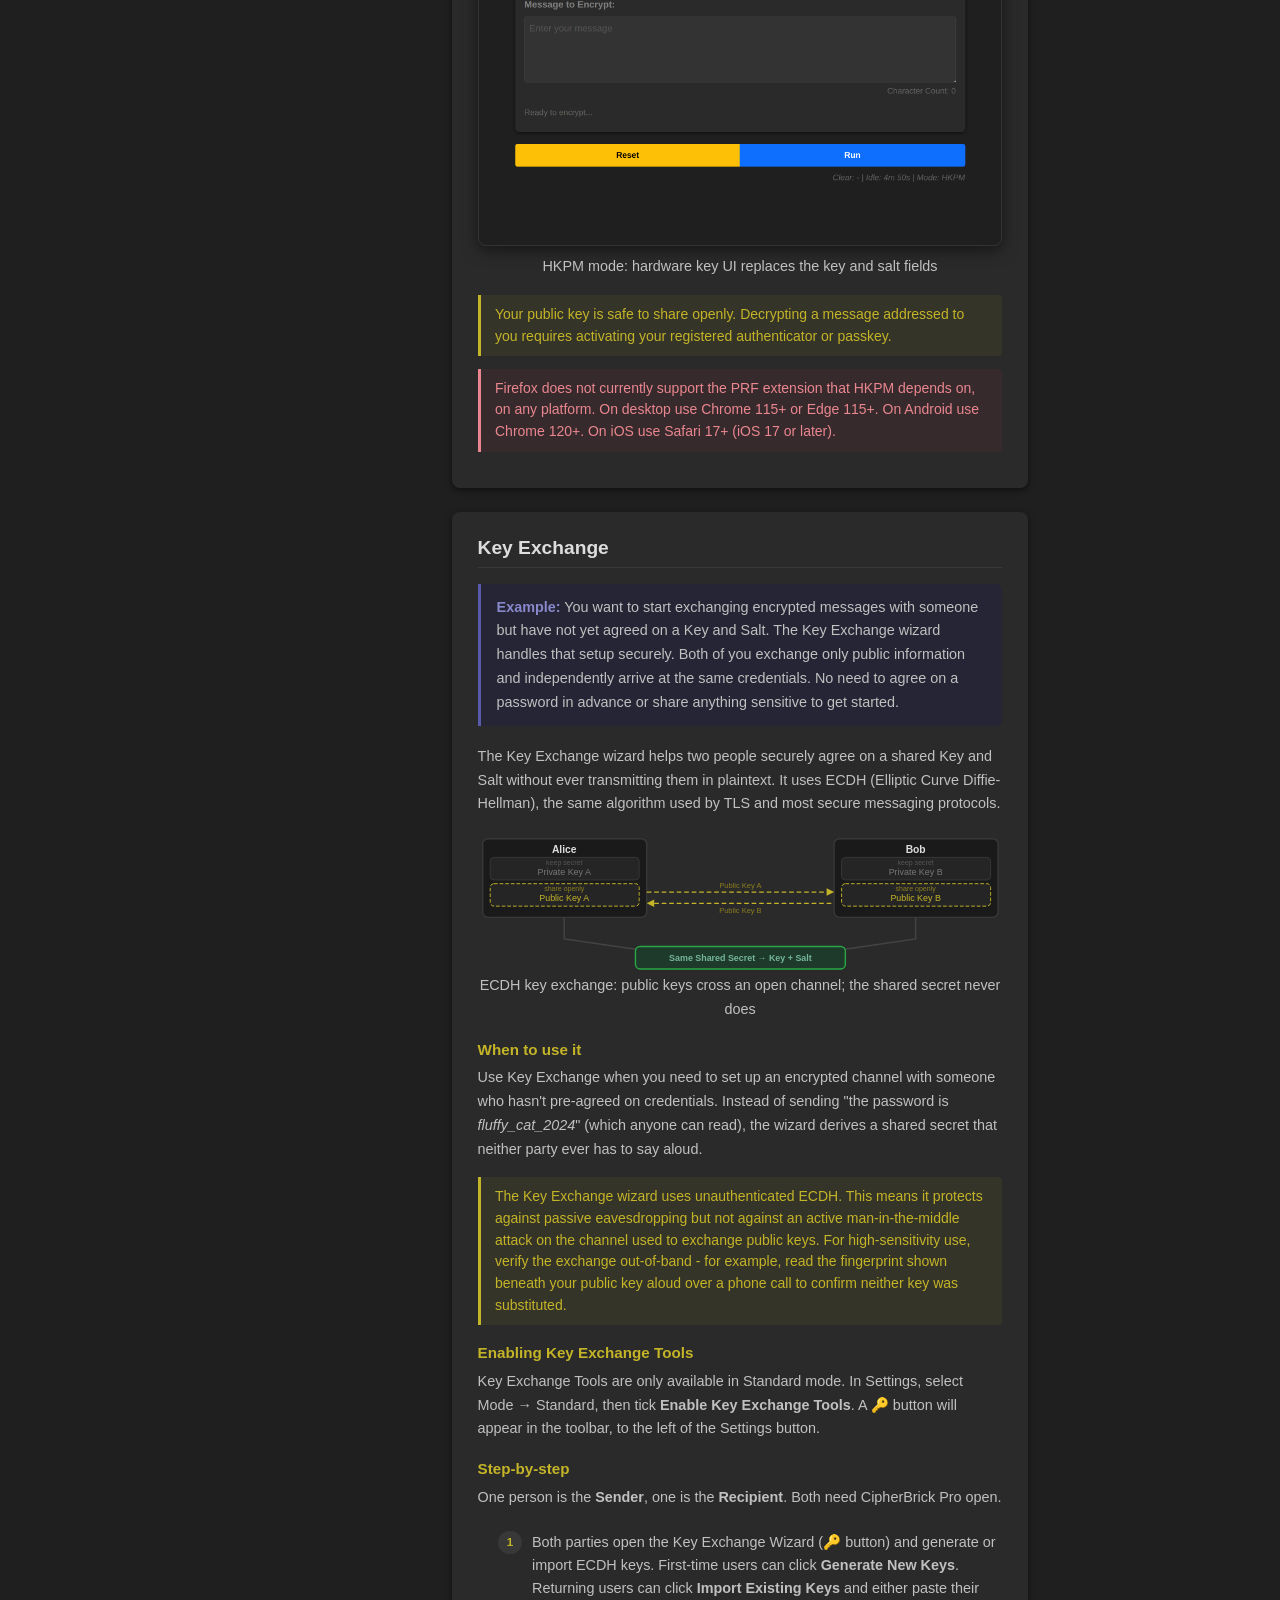
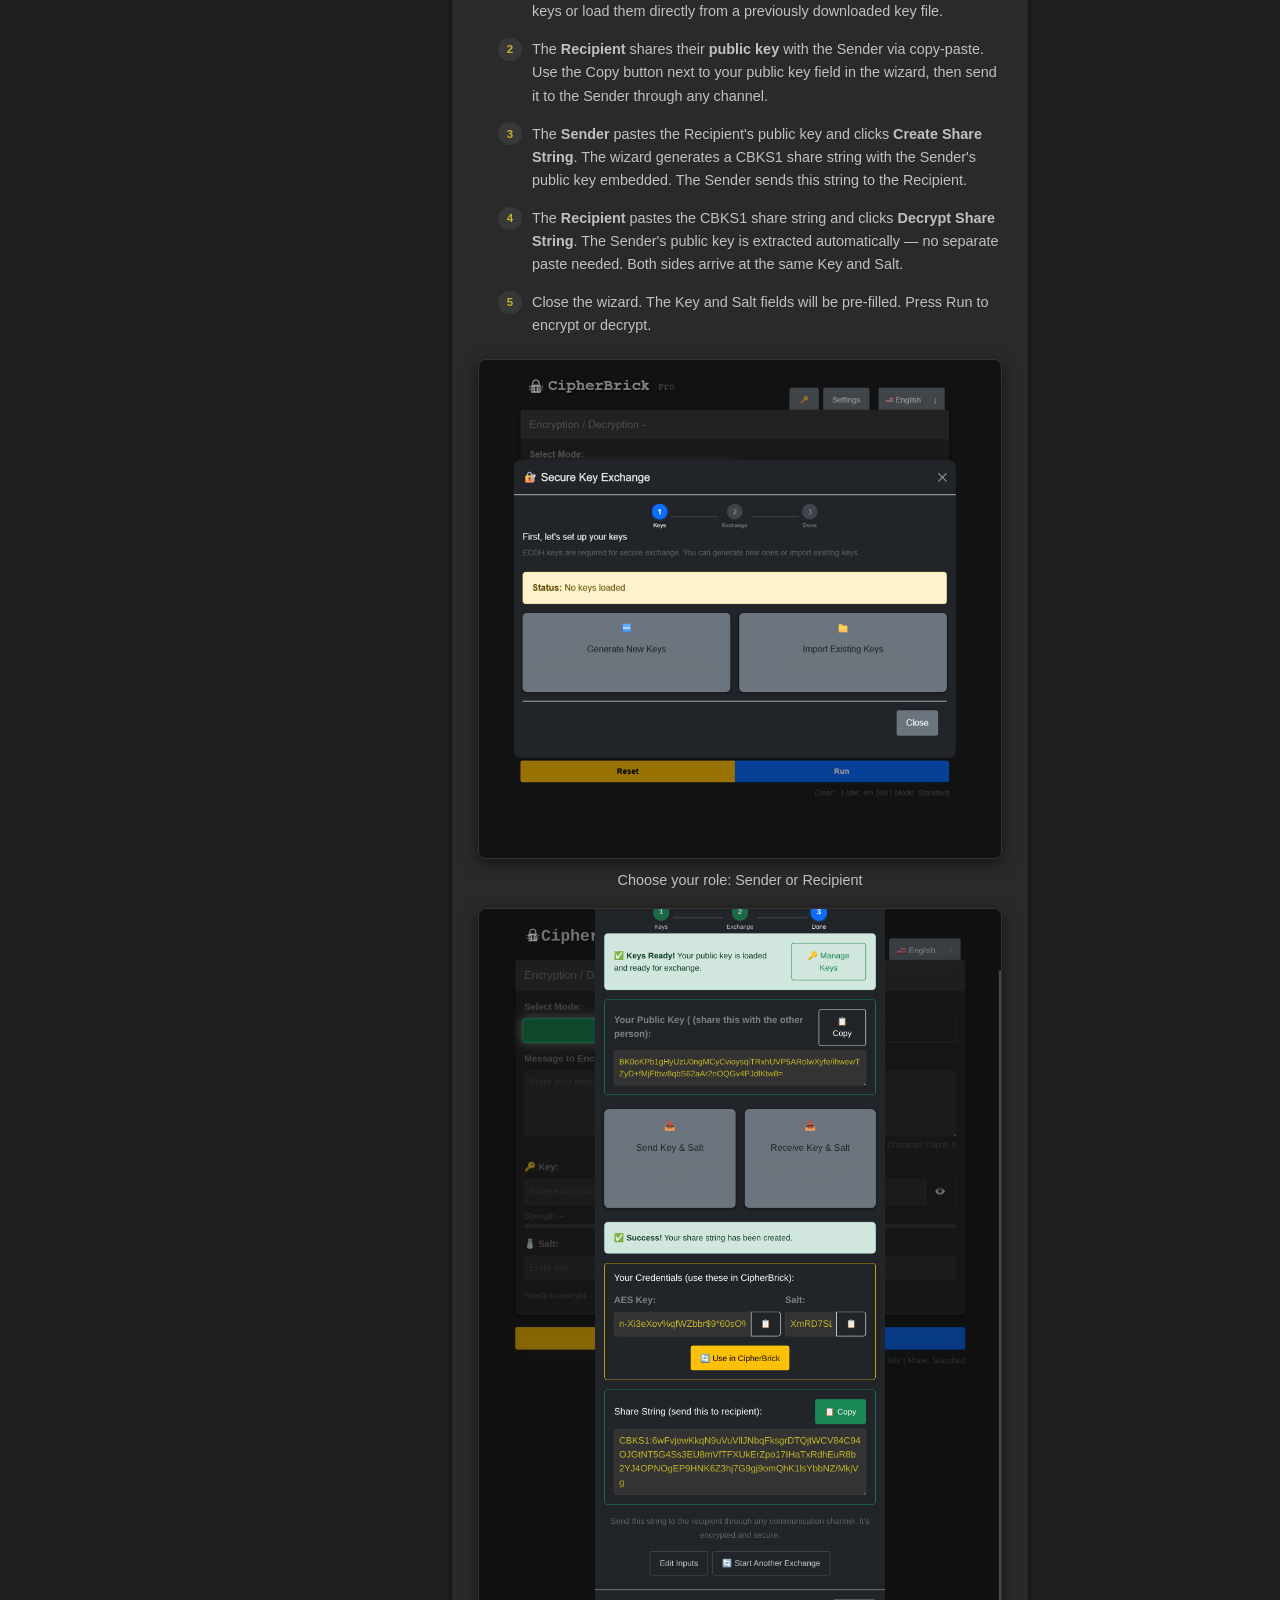
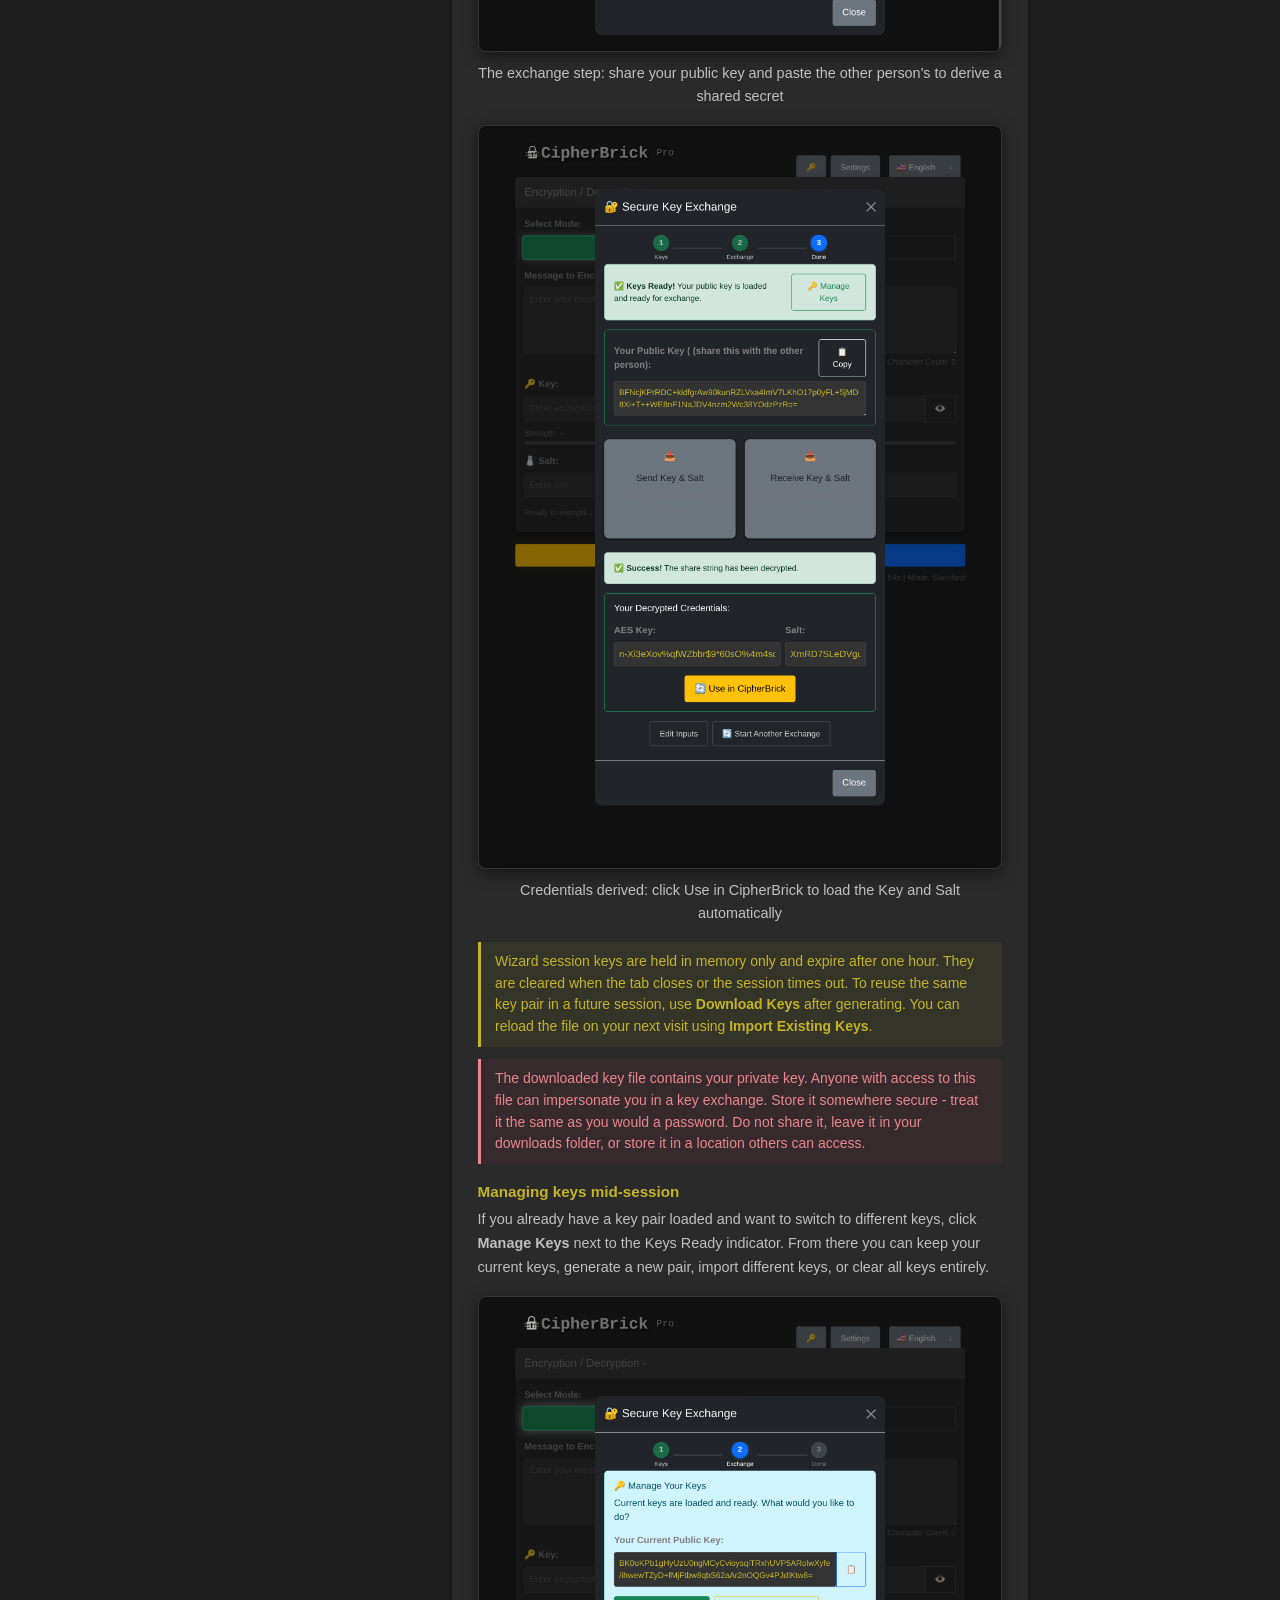
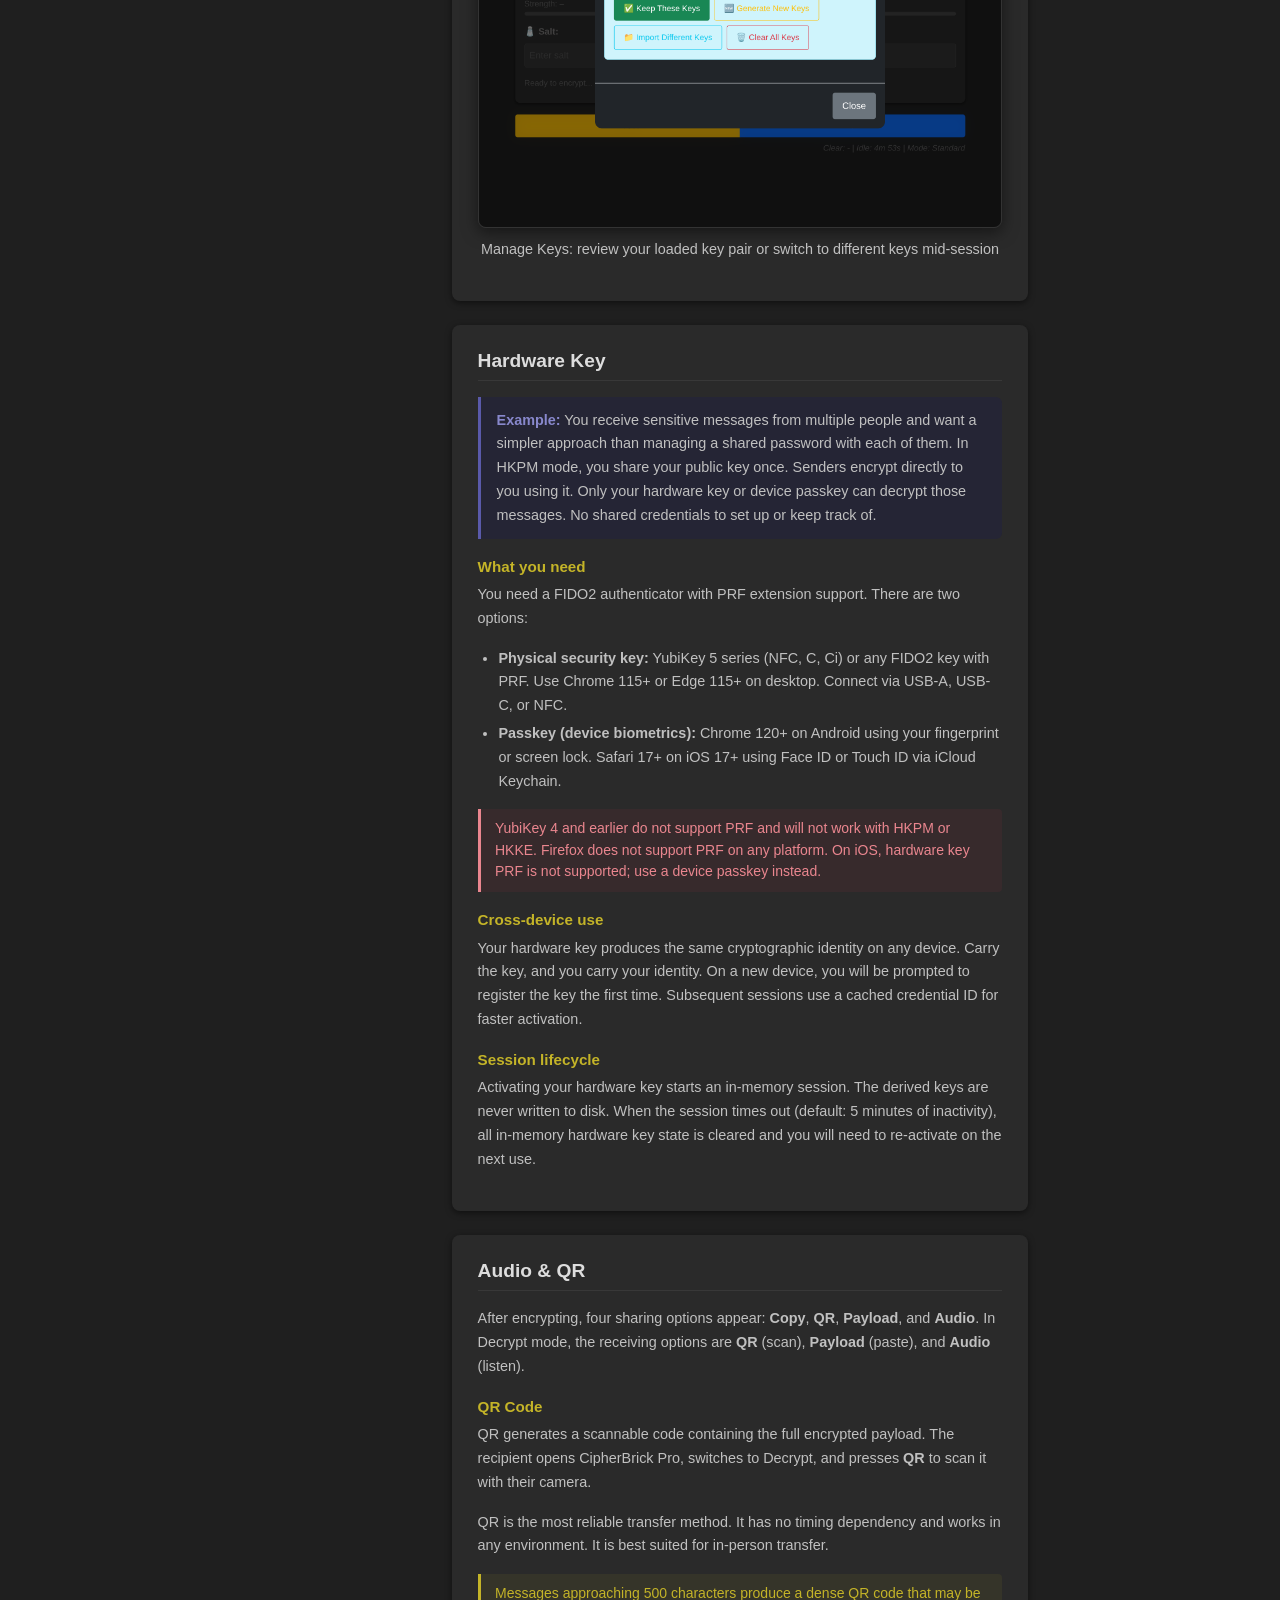
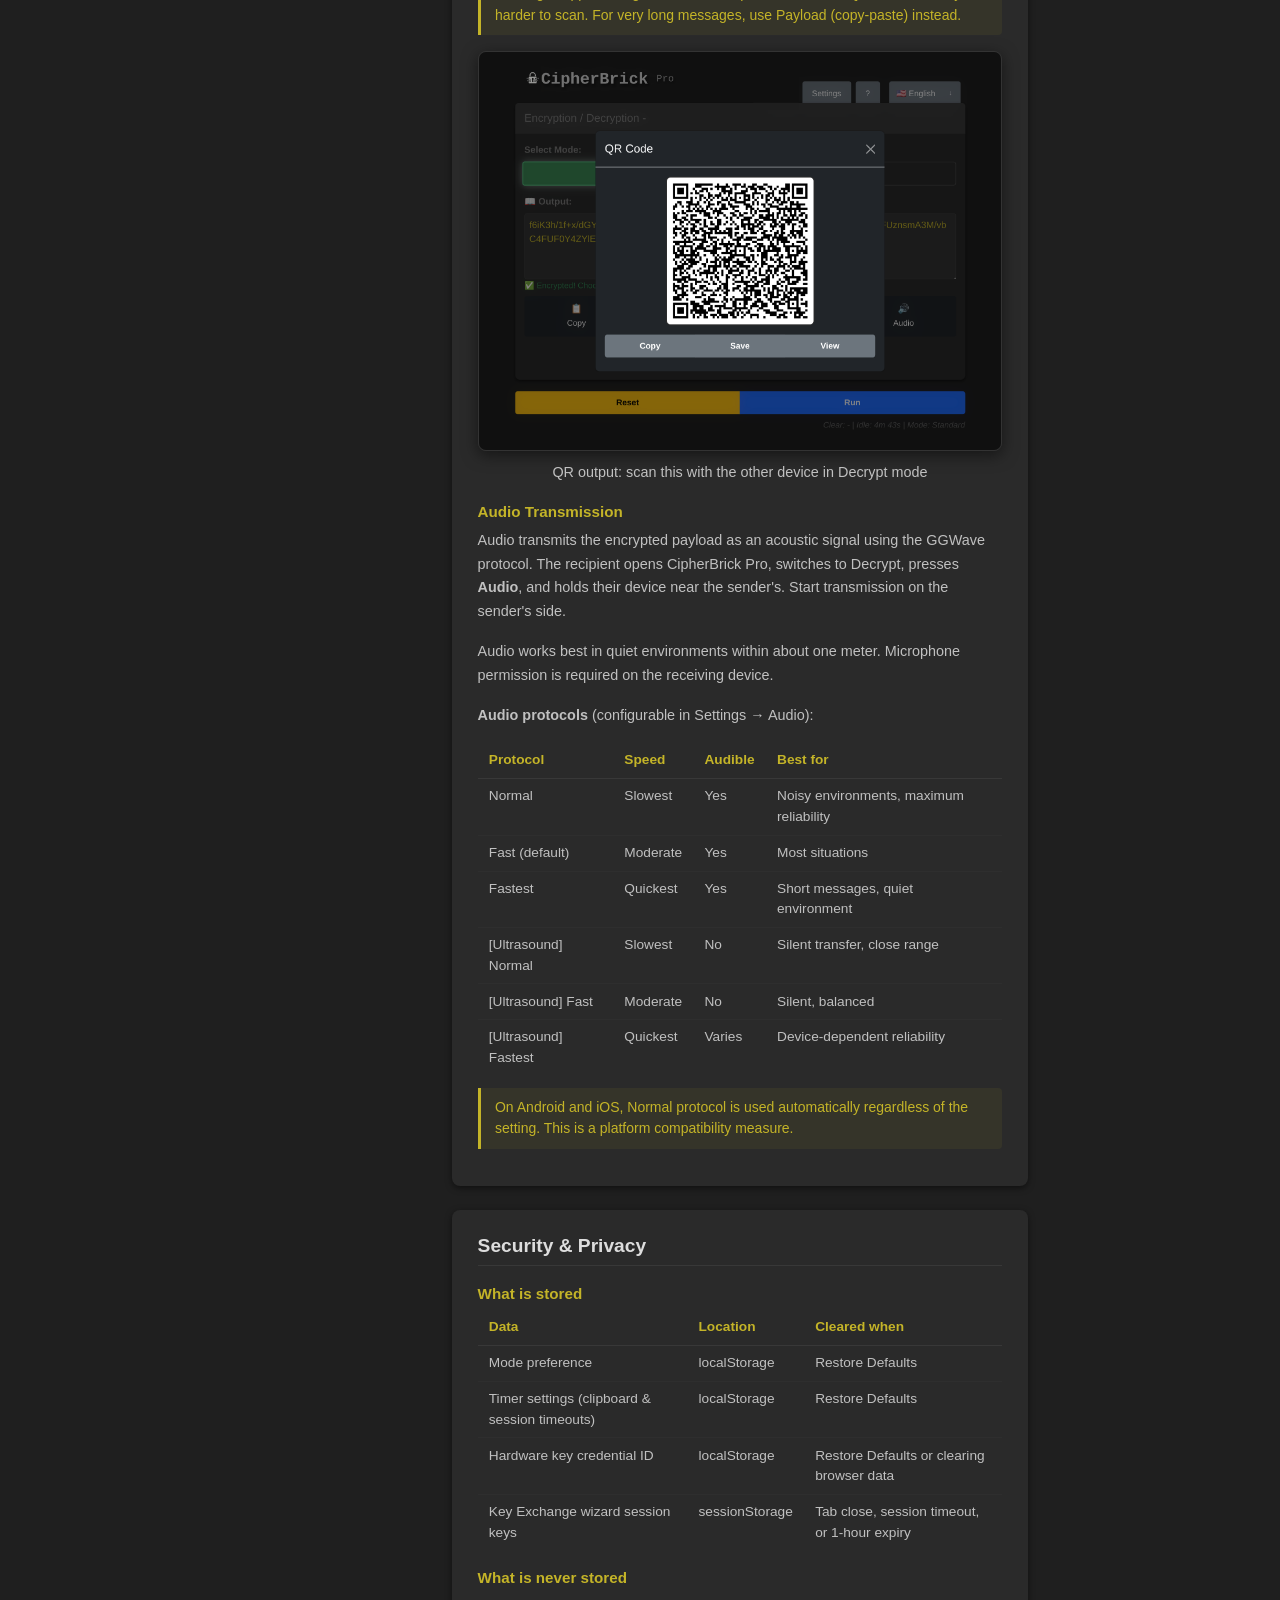
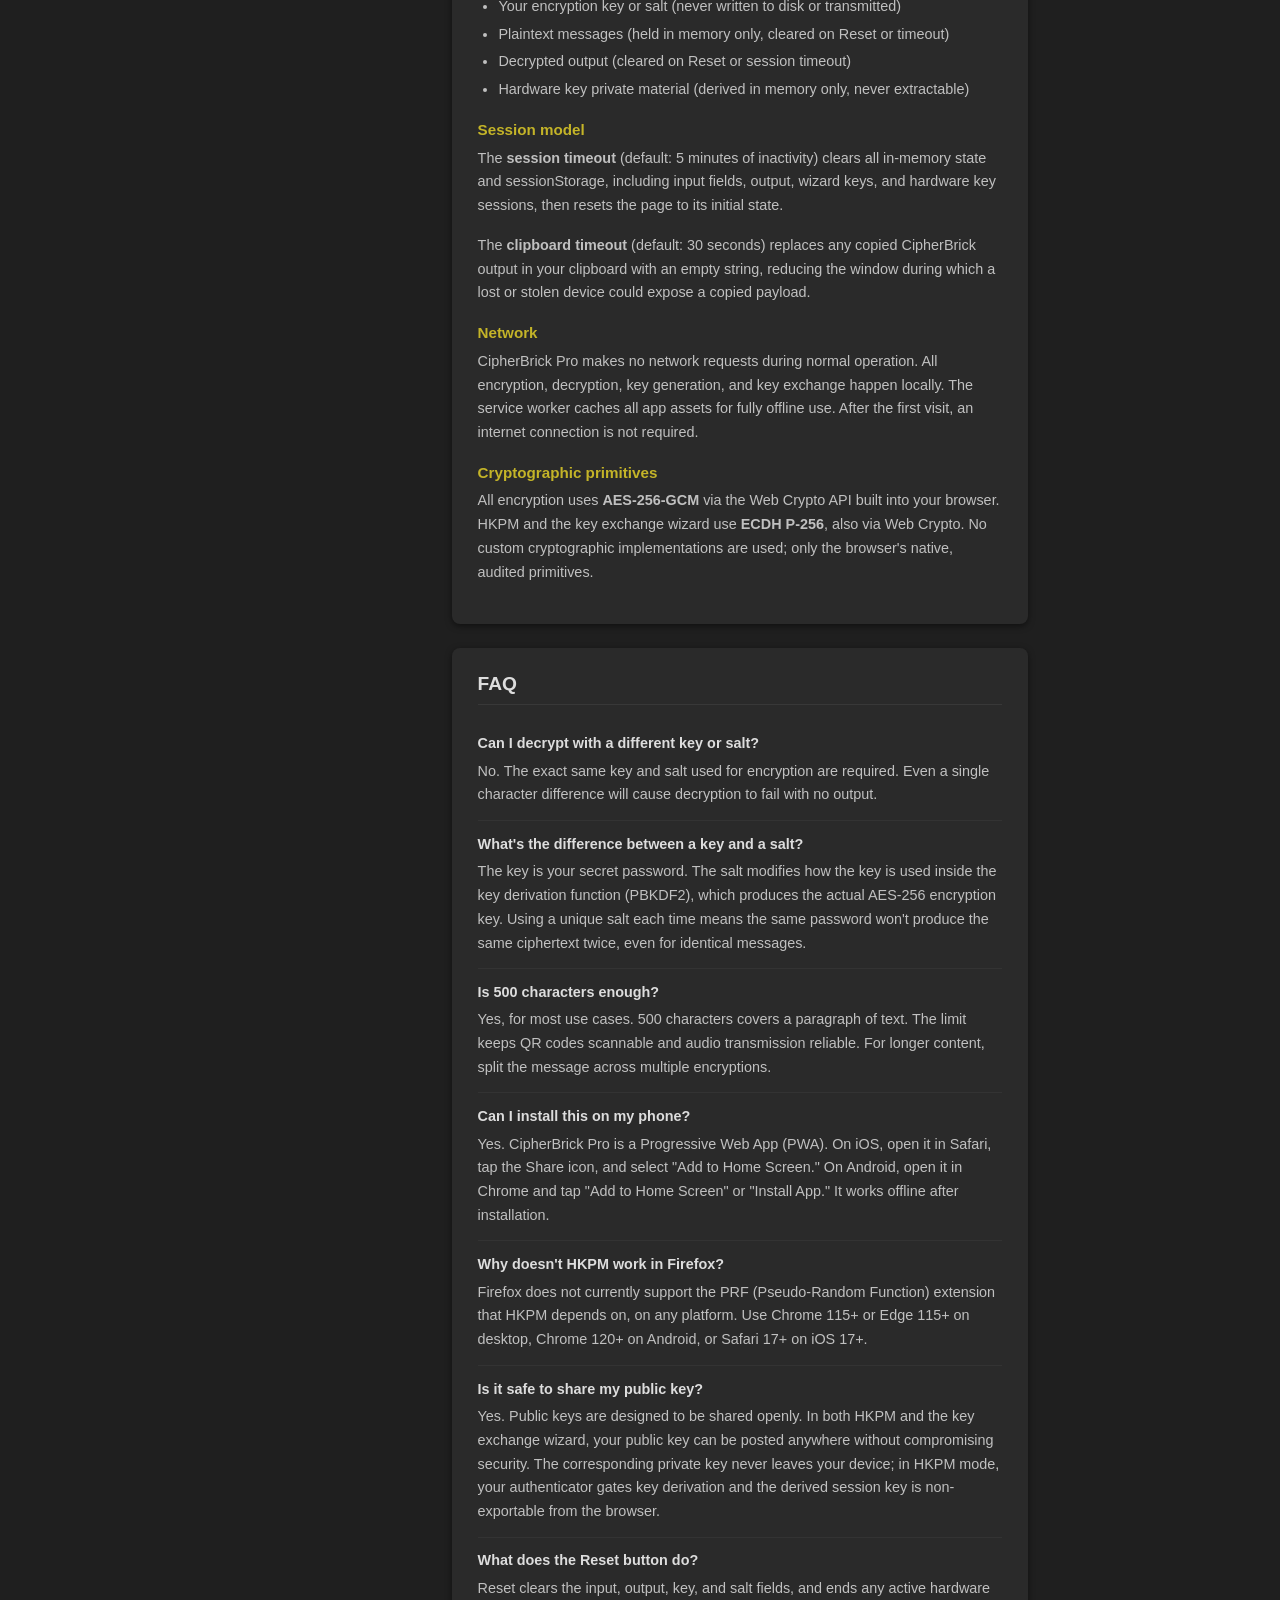
<file: help.html>
<!DOCTYPE html>
<html lang="en">

<head>
  <meta charset="utf-8" />
  <meta name="viewport" content="width=device-width, initial-scale=1" />
  <meta name="theme-color" content="#3e3e3e" />
  <meta name="description" content="CipherBrick Pro - Help and documentation." />
  <meta http-equiv="Content-Security-Policy" content="default-src 'self'; script-src 'self' 'wasm-unsafe-eval'; style-src 'self' 'unsafe-inline'; img-src 'self' data: blob:; media-src 'self' blob:; connect-src 'self'; worker-src 'self'; object-src 'none'; base-uri 'self';" />
  <title>CipherBrick Pro - Help</title>
  <link rel="icon" href="/favicon.ico">
  <link rel="icon" type="image/png" sizes="32x32" href="/icons/icon-32.png">
  <link rel="icon" type="image/png" sizes="16x16" href="/icons/icon-16.png">
  <link rel="stylesheet" href="css/bootstrap.min.css" />
  <link rel="stylesheet" href="css/style.css" />
  <style>
    /* ── Help page layout ────────────────────────────────── */
    .help-header {
      position: sticky;
      top: 0;
      z-index: 100;
      background-color: #181818;
      border-bottom: 1px solid #2e2e2e;
      padding: 0.65rem 1rem;
    }

    .back-link {
      color: #aaa;
      text-decoration: none;
      font-size: 0.875rem;
      font-family: 'Courier New', Courier, monospace;
    }

    .back-link:hover { color: #c4b428; }

    .help-page-title {
      font-family: 'Courier New', Courier, monospace;
      font-size: 1rem;
      color: #ddd;
    }

    #helpSearch {
      background-color: #333;
      border: 1px solid #444;
      color: #ddd;
      border-radius: 4px;
      padding: 0.35rem 0.65rem;
      font-size: 0.875rem;
      width: 210px;
      max-width: 100%;
    }

    @media (max-width: 576px) {
      .help-header .container {
        flex-direction: column;
        align-items: flex-start;
        gap: 0.5rem;
      }
      .help-header .container > div:last-child {
        width: 100%;
      }
      #helpSearch {
        width: 100%;
      }
    }

    #helpSearch::placeholder { color: #555; }

    #helpSearch:focus {
      outline: 2px dashed #c4b428;
      outline-offset: 2px;
      border-color: #c4b428;
    }

    /* ── Sidebar ─────────────────────────────────────────── */
    .help-sidebar {
      position: sticky;
      top: 58px;
      max-height: calc(100vh - 66px);
      overflow-y: auto;
      padding-bottom: 1rem;
    }

    .help-sidebar::-webkit-scrollbar { width: 4px; }
    .help-sidebar::-webkit-scrollbar-track { background: #1f1f1f; }
    .help-sidebar::-webkit-scrollbar-thumb { background: #3a3a3a; border-radius: 2px; }

    .nav-group-label {
      font-size: 0.68rem;
      text-transform: uppercase;
      letter-spacing: 0.08em;
      color: #555;
      padding: 0.85rem 0.75rem 0.2rem;
      font-weight: bold;
    }

    .help-sidebar a {
      display: block;
      padding: 0.28rem 0.75rem;
      color: #999;
      text-decoration: none;
      font-size: 0.85rem;
      border-left: 2px solid transparent;
      transition: color 0.15s, border-color 0.15s;
    }

    .help-sidebar a:hover,
    .help-sidebar a.active {
      color: #c4b428;
      border-left-color: #c4b428;
    }

    .help-sidebar .sub-link {
      font-size: 0.78rem;
      padding-left: 1.4rem;
      color: #777;
    }

    .help-sidebar .sub-link:hover,
    .help-sidebar .sub-link.active {
      color: #c4b428;
      border-left-color: #c4b428;
    }

    /* ── Mobile TOC ──────────────────────────────────────── */
    .mobile-toc {
      background-color: #252525;
      border-radius: 6px;
      padding: 0.5rem 0.75rem;
      margin-bottom: 1rem;
    }

    .mobile-toc summary {
      color: #999;
      font-size: 0.85rem;
      cursor: pointer;
      user-select: none;
      list-style: none;
      padding: 0.1rem 0;
    }

    .mobile-toc summary::-webkit-details-marker { display: none; }

    .mobile-toc nav {
      display: flex;
      flex-wrap: wrap;
      gap: 0.35rem;
      margin-top: 0.5rem;
    }

    .mobile-toc nav a {
      color: #aaa;
      text-decoration: none;
      font-size: 0.8rem;
      background: #333;
      padding: 0.2rem 0.55rem;
      border-radius: 4px;
    }

    .mobile-toc nav a:hover { color: #c4b428; }

    /* ── Scenario callout ────────────────────────────────── */
    .help-scenario {
      background-color: #252535;
      border-left: 3px solid #5a5aaa;
      border-radius: 0 6px 6px 0;
      padding: 0.7rem 1rem;
      margin-bottom: 1.2rem;
      color: #b0b0d8;
      font-size: 0.92rem;
    }

    .help-scenario strong { color: #8888cc; }

    /* ── Page orientation panel ─────────────────────────── */
    .help-orientation {
      background-color: #1e2a1e;
      border: 1px solid #3a5c3a;
      border-radius: 8px;
      padding: 1rem 1.4rem;
      margin-bottom: 1.5rem;
      font-size: 0.9rem;
      color: #b0c8b0;
    }

    .help-orientation summary {
      cursor: pointer;
      color: #8dbf8d;
      font-size: 0.95rem;
      font-weight: 600;
      list-style: none;
      display: flex;
      align-items: center;
      gap: 0.4rem;
      user-select: none;
    }

    .help-orientation summary::-webkit-details-marker { display: none; }

    .help-orientation summary::before {
      content: '▶';
      font-size: 0.65rem;
      transition: transform 0.2s ease;
      color: #5c9a5c;
    }

    .help-orientation[open] summary::before { transform: rotate(90deg); }

    .help-orientation ul {
      margin: 0.6rem 0 0;
      padding-left: 1.2rem;
    }

    .help-orientation li { margin-bottom: 0.25rem; }
    .help-orientation li:last-child { margin-bottom: 0; }

    /* ── Section cards ───────────────────────────────────── */
    .help-section {
      background-color: #2a2a2a;
      border-radius: 8px;
      padding: 1.5rem 1.6rem;
      margin-bottom: 1.5rem;
      box-shadow: 0 2px 6px rgba(0, 0, 0, 0.5);
    }

    .help-section h2 {
      font-size: 1.2rem;
      font-weight: bold;
      color: #ddd;
      border-bottom: 1px solid #383838;
      padding-bottom: 0.5rem;
      margin-bottom: 1rem;
    }

    .help-section h3 {
      font-size: 0.95rem;
      font-weight: bold;
      color: #c4b428;
      margin-top: 1.2rem;
      margin-bottom: 0.45rem;
    }

    .help-section p,
    .help-section li {
      color: #c0c0c0;
      font-size: 0.9rem;
      line-height: 1.65;
    }

    .help-section ul,
    .help-section ol {
      padding-left: 1.3rem;
    }

    .help-section ul li,
    .help-section ol li {
      margin-bottom: 0.25rem;
    }

    /* ── Callouts ────────────────────────────────────────── */
    .help-note {
      background-color: rgba(196, 180, 40, 0.07);
      border-left: 3px solid #c4b428;
      padding: 0.55rem 0.9rem;
      border-radius: 0 4px 4px 0;
      margin: 0.8rem 0;
      font-size: 0.875rem;
      color: #c4b428;
      line-height: 1.55;
    }

    .help-warn {
      background-color: rgba(220, 53, 69, 0.07);
      border-left: 3px solid #ea868f;
      padding: 0.55rem 0.9rem;
      border-radius: 0 4px 4px 0;
      margin: 0.8rem 0;
      font-size: 0.875rem;
      color: #ea868f;
      line-height: 1.55;
    }

    /* ── Numbered step list ──────────────────────────────── */
    .step-list {
      list-style: none;
      padding: 0;
      counter-reset: steps;
      margin: 0.5rem 0;
    }

    .step-list li {
      counter-increment: steps;
      padding: 0.35rem 0 0.35rem 2.1rem;
      position: relative;
      color: #c0c0c0;
      font-size: 0.9rem;
      line-height: 1.6;
    }

    .step-list li::before {
      content: counter(steps);
      position: absolute;
      left: 0;
      top: 0.32rem;
      width: 1.45rem;
      height: 1.45rem;
      background-color: #383838;
      color: #c4b428;
      border-radius: 50%;
      font-size: 0.72rem;
      font-weight: bold;
      display: flex;
      align-items: center;
      justify-content: center;
    }

    /* ── Mode badges ─────────────────────────────────────── */
    .mode-badge {
      display: inline-block;
      background-color: #383838;
      color: #c4b428;
      font-size: 0.72rem;
      font-weight: bold;
      padding: 0.15rem 0.45rem;
      border-radius: 4px;
      font-family: 'Courier New', Courier, monospace;
      vertical-align: middle;
    }

    /* ── Tables ──────────────────────────────────────────── */
    .help-table {
      width: 100%;
      font-size: 0.855rem;
      border-collapse: collapse;
      color: #c0c0c0;
    }

    .help-table th {
      color: #c4b428;
      font-weight: bold;
      border-bottom: 1px solid #383838;
      padding: 0.45rem 0.7rem;
      text-align: left;
    }

    .help-table td {
      padding: 0.45rem 0.7rem;
      border-bottom: 1px solid #2e2e2e;
      vertical-align: top;
    }

    .help-table tr:last-child td { border-bottom: none; }

    /* ── FAQ ─────────────────────────────────────────────── */
    .faq-item {
      border-bottom: 1px solid #333;
      padding: 0.8rem 0;
    }

    .faq-item:first-child { padding-top: 0; }
    .faq-item:last-child { border-bottom: none; padding-bottom: 0; }

    .faq-q {
      font-weight: bold;
      color: #ddd;
      font-size: 0.9rem;
      margin-bottom: 0.3rem;
    }

    .faq-a {
      color: #aaa;
      font-size: 0.875rem;
      margin: 0;
      line-height: 1.55;
    }

    /* ── Screenshots ─────────────────────────────────────── */
    .help-screenshot {
      display: block;
      width: 100%;
      max-width: 640px;
      height: auto;
      border-radius: 8px;
      border: 1px solid #333;
      box-shadow: 0 4px 16px rgba(0, 0, 0, 0.5);
      margin: 1rem auto;
    }

    .screenshot-caption {
      text-align: center;
      font-size: 0.78rem;
      color: #666;
      margin-top: -0.4rem;
      margin-bottom: 1rem;
    }

    /* ── No results ──────────────────────────────────────── */
    #noResults {
      display: none;
      color: #555;
      text-align: center;
      padding: 3rem 1rem;
      font-style: italic;
      font-size: 0.9rem;
    }

    /* ── Page footer ─────────────────────────────────────── */
    .help-footer {
      text-align: center;
      color: #444;
      font-size: 0.8rem;
      margin-top: 0.5rem;
      padding-bottom: 2rem;
    }

    .help-footer a { color: inherit; }
    .help-footer a:hover { color: #c4b428; }

    /* ── Language selector ───────────────────────────────── */
    .lang-select-wrapper {
      position: relative;
      display: inline-block;
    }
    .lang-select-wrapper::after {
      content: "↓";
      position: absolute;
      right: 14px;
      top: 50%;
      transform: translateY(-50%);
      pointer-events: none;
      font-size: 0.75rem;
      color: white;
    }
    .custom-lang-select {
      background-color: #6c757d;
      color: white;
      border: 1px solid #6c757d;
      border-radius: 0.25rem;
      padding: 0.25rem 0.75rem;
      font-size: 0.85rem;
      cursor: pointer;
      appearance: none;
      -webkit-appearance: none;
      padding-right: 2rem;
    }
    .custom-lang-select:focus {
      outline: none;
      box-shadow: 0 0 0 0.15rem rgba(108, 117, 125, 0.5);
    }
    .custom-lang-select option { color: white; }
    .custom-lang-select:hover {
      color: white;
      background-color: #5c636a;
      border-color: #6c757d;
    }

    /* ── Responsive ──────────────────────────────────────── */
    @media (max-width: 576px) {
      .help-section { padding: 1rem 1.1rem; }
      #helpSearch { width: 150px; }
    }
  </style>
</head>

<body>

  <!-- Sticky header -->
  <div class="help-header">
    <div class="container d-flex align-items-center justify-content-between">
      <div class="d-flex align-items-center gap-3">
        <a href="index.html" class="back-link">&#8592; App</a>
        <span style="color:#333;">|</span>
        <span class="help-page-title"><img src="img/logo.png" alt="CipherBrick Pro logo" style="height:1.75rem;width:1.75rem;vertical-align:middle;margin-right:0.25rem;">CipherBrick<span style="font-size:0.65em;opacity:0.6;margin-left:2px;">Pro</span> &nbsp;<span data-i18n="help_word">Help</span></span>
      </div>
      <div class="d-flex align-items-center gap-2">
        <div class="lang-select-wrapper">
          <select id="helpLangSelect" class="custom-lang-select">
            <option value="en">🇺🇸 English</option>
            <option value="zh-CN">🇨🇳 简体中文</option>
            <option value="de">🇩🇪 Deutsch</option>
            <option value="es">🇪🇸 Español</option>
            <option value="fr">🇫🇷 Français</option>
            <option value="it">🇮🇹 Italiano</option>
            <option value="ja">🇯🇵 日本語</option>
            <option value="pt">🇵🇹 Português</option>
            <option value="ru">🇷🇺 Русский</option>
          </select>
        </div>
        <input type="search" id="helpSearch" data-i18n-placeholder="help_search_placeholder" placeholder="Search..." autocomplete="off" aria-label="Search documentation" />
      </div>
    </div>
  </div>

  <div class="container" style="padding-top:1.25rem;padding-bottom:2rem;">

    <!-- Mobile TOC -->
    <div class="d-md-none mobile-toc">
      <details>
        <summary data-i18n="help_mobile_toc_label">&#9776; Jump to section</summary>
        <nav>
          <a href="#what-is" data-i18n="help_nav_what_is">What is CipherBrick Pro?</a>
          <a href="#quick-start" data-i18n="help_nav_quick_start">Quick Start</a>
          <a href="#modes" data-i18n="help_nav_modes">Modes</a>
          <a href="#key-exchange" data-i18n="help_nav_key_exchange">Key Exchange</a>
          <a href="#hardware-key" data-i18n="help_nav_hardware_key">Hardware Key</a>
          <a href="#audio-qr" data-i18n="help_nav_audio_qr">Audio &amp; QR</a>
          <a href="#security" data-i18n="help_nav_security">Security &amp; Privacy</a>
          <a href="#faq" data-i18n="help_nav_faq">FAQ</a>
        </nav>
      </details>
    </div>

    <div class="row g-4">

      <!-- Sidebar (desktop) -->
      <div class="col-md-3 d-none d-md-block">
        <nav class="help-sidebar" aria-label="Documentation navigation">
          <div class="nav-group-label" data-i18n="help_sidebar_contents">Contents</div>
          <a href="#what-is" data-i18n="help_nav_what_is">What is CipherBrick Pro?</a>
          <a href="#quick-start" data-i18n="help_nav_quick_start">Quick Start</a>
          <a href="#modes" data-i18n="help_nav_modes">Modes</a>
          <a href="#mode-standard" class="sub-link" data-i18n="help_nav_mode_standard">Standard</a>
          <a href="#mode-simple" class="sub-link" data-i18n="help_nav_mode_simple">Simple</a>
          <a href="#mode-hkpm" class="sub-link" data-i18n="help_nav_mode_hkpm">HKPM</a>
          <a href="#key-exchange" data-i18n="help_nav_key_exchange">Key Exchange</a>
          <a href="#hardware-key" data-i18n="help_nav_hardware_key">Hardware Key</a>
          <a href="#audio-qr" data-i18n="help_nav_audio_qr">Audio &amp; QR</a>
          <a href="#security" data-i18n="help_nav_security">Security &amp; Privacy</a>
          <a href="#faq" data-i18n="help_nav_faq">FAQ</a>
        </nav>
      </div>

      <!-- Main content -->
      <div class="col-md-9">

        <div id="noResults" data-i18n="help_no_results">No sections match your search.</div>

        <!-- Page orientation -->
        <details class="help-orientation">
          <summary data-i18n="help_orientation_title">Using this page</summary>
          <ul>
            <li data-i18n-html="help_orientation_p1">Use the <strong>search bar</strong> (top right) to filter sections as you type. Only sections matching your query will be shown.</li>
            <li data-i18n-html="help_orientation_p2">On desktop, the <strong>sidebar</strong> on the left lets you jump to any topic. It highlights the section currently in view as you scroll.</li>
            <li data-i18n-html="help_orientation_p3">On mobile, tap <strong>Contents</strong> at the top to open the section menu.</li>
          </ul>
        </details>

        <!-- 1. What is CipherBrick Pro -->
        <div class="help-section" id="what-is">
          <h2 data-i18n="help_h_what_is">What is CipherBrick Pro?</h2>
          <p data-i18n="help_what_is_p1">CipherBrick Pro lets you encrypt a message on your device and share only the scrambled result - through a messaging app, email, a QR code scanned across a room, or an audio signal played through a speaker. Only someone with the right key can read it. Nothing you type is sent to any server. No account is required. No internet connection is needed once the app has loaded.</p>
          <p data-i18n="help_what_is_p2">Under the hood it uses AES-256-GCM, a modern authenticated encryption standard, to encrypt and decrypt text directly on your device. It also supports asymmetric encryption via a hardware security key (HKPM mode), and a built-in wizard for securely agreeing on encryption credentials with another person without saying the key aloud.</p>
          <img src="img/help/app-main.png" alt="CipherBrick Pro main interface" class="help-screenshot" />
          <p class="screenshot-caption" data-i18n="help_cap_app_main">The main interface in Standard mode</p>
        </div>

        <!-- 2. Quick Start -->
        <div class="help-section" id="quick-start">
          <h2 data-i18n="help_h_quick_start">Quick Start</h2>
          <p class="help-scenario" data-i18n-html="help_quick_start_scenario"><strong>Example:</strong> You need to share something sensitive with someone - account details, a private note, or personal information - over a standard messaging channel. CipherBrick Pro encrypts it on your device first. The recipient pastes the encrypted text into their own copy of the app and decrypts it using the same Key and Salt, adding a private layer to an otherwise ordinary conversation.</p>
          <p data-i18n="help_quick_start_intro">Get encrypting in under a minute using Standard mode.</p>

          <h3 data-i18n="help_h_encrypting">Encrypting a message</h3>
          <ol class="step-list">
            <li data-i18n="help_enc_step1">Open CipherBrick Pro. The Encrypt tab is active by default.</li>
            <li data-i18n="help_enc_step2">Type your message in the input box (up to 500 characters).</li>
            <li data-i18n-html="help_enc_step3">Enter a <strong>Key</strong>: your secret password. Keep this private. A strength meter below the field updates as you type.</li>
            <li data-i18n-html="help_enc_step4">Enter a <strong>Salt</strong>: any text you like (e.g., <code>river77</code>). Both sides need the same value; the salt itself is not secret.</li>
            <li data-i18n-html="help_enc_step5">Press <strong>Run</strong>. Your encrypted output appears below.</li>
            <li data-i18n-html="help_enc_step6">Press <strong>Copy</strong>, <strong>QR</strong>, <strong>Payload</strong>, or <strong>Audio</strong> to share it.</li>
          </ol>

          <div class="help-note" data-i18n-html="help_note_strong_key">
            <strong>Choosing a strong Key:</strong> The strength meter rates your key as Weak, Moderate, or Strong based on four factors: at least 12 characters, a mix of uppercase and lowercase letters, at least one number, and at least one symbol. Symbols include punctuation, spaces, and special characters - so a natural sentence works well. A key that meets all four criteria will rate as Strong. A short or simple word will rate as Weak, and weak keys make the encryption easier to break. Something like <code>The cat sat on 9 mats!</code> is strong, memorable, and easy to share verbally with the other person.
          </div>

          <h3 data-i18n="help_h_decrypting">Decrypting a message</h3>
          <ol class="step-list">
            <li data-i18n-html="help_dec_step1">Switch to <strong>Decrypt</strong> mode.</li>
            <li data-i18n-html="help_dec_step2">Use <strong>QR</strong> to scan, <strong>Payload</strong> to paste, or <strong>Audio</strong> to receive the encrypted text.</li>
            <li data-i18n-html="help_dec_step3">Enter the same <strong>Key</strong> and <strong>Salt</strong> used during encryption.</li>
            <li data-i18n-html="help_dec_step4">Press <strong>Run</strong>. The original message appears in the output.</li>
          </ol>

          <!-- Encryption flow diagram -->
          <svg viewBox="0 0 620 120" xmlns="http://www.w3.org/2000/svg" role="img" aria-label="Encryption flow: Message, Key, and Salt combine through PBKDF2 key derivation into AES-256-GCM, producing encrypted ciphertext" style="display:block;width:100%;max-width:620px;margin:1.25rem auto 0.5rem;font-family:'Courier New',Courier,monospace;">
            <!-- Input boxes -->
            <rect x="4" y="18" width="110" height="34" rx="6" fill="#1a1a1a" stroke="#383838" stroke-width="1.5"/>
            <text x="59" y="32" text-anchor="middle" font-size="9" fill="#888" font-family="Helvetica Neue,Arial,sans-serif" data-i18n="help_svg_plaintext">plaintext</text>
            <text x="59" y="45" text-anchor="middle" font-size="11" fill="#c0c0c0" font-family="Helvetica Neue,Arial,sans-serif" font-weight="bold" data-i18n="help_svg_message">Message</text>

            <rect x="4" y="64" width="110" height="34" rx="6" fill="#1a1a1a" stroke="#383838" stroke-width="1.5"/>
            <text x="59" y="78" text-anchor="middle" font-size="9" fill="#888" font-family="Helvetica Neue,Arial,sans-serif" data-i18n="help_svg_secret">secret</text>
            <text x="59" y="91" text-anchor="middle" font-size="11" fill="#c0c0c0" font-family="Helvetica Neue,Arial,sans-serif" font-weight="bold" data-i18n="help_svg_key_salt">Key + Salt</text>

            <!-- Arrows to PBKDF2 -->
            <line x1="114" y1="35" x2="168" y2="55" stroke="#444" stroke-width="1.5" marker-end="url(#arr)"/>
            <line x1="114" y1="81" x2="168" y2="61" stroke="#444" stroke-width="1.5" marker-end="url(#arr)"/>

            <!-- PBKDF2 box -->
            <rect x="170" y="38" width="120" height="40" rx="6" fill="#252525" stroke="#c4b428" stroke-width="1.5"/>
            <text x="230" y="54" text-anchor="middle" font-size="9" fill="#c4b428" font-family="Helvetica Neue,Arial,sans-serif" data-i18n="help_svg_key_derivation">key derivation</text>
            <text x="230" y="69" text-anchor="middle" font-size="10.5" fill="#c4b428" font-family="Helvetica Neue,Arial,sans-serif" font-weight="bold">PBKDF2</text>

            <!-- Arrow to AES -->
            <line x1="290" y1="58" x2="344" y2="58" stroke="#444" stroke-width="1.5" marker-end="url(#arr)"/>

            <!-- AES box -->
            <rect x="346" y="38" width="130" height="40" rx="6" fill="#252525" stroke="#c4b428" stroke-width="1.5"/>
            <text x="411" y="54" text-anchor="middle" font-size="9" fill="#c4b428" font-family="Helvetica Neue,Arial,sans-serif">authenticated encryption</text>
            <text x="411" y="69" text-anchor="middle" font-size="10.5" fill="#c4b428" font-family="Helvetica Neue,Arial,sans-serif" font-weight="bold">AES-256-GCM</text>

            <!-- Arrow to output -->
            <line x1="476" y1="58" x2="528" y2="58" stroke="#444" stroke-width="1.5" marker-end="url(#arr)"/>

            <!-- Output box -->
            <rect x="530" y="38" width="86" height="40" rx="6" fill="#1e3a2a" stroke="#28a745" stroke-width="1.5"/>
            <text x="573" y="54" text-anchor="middle" font-size="9" fill="#75b798" font-family="Helvetica Neue,Arial,sans-serif" data-i18n="help_svg_output">output</text>
            <text x="573" y="69" text-anchor="middle" font-size="10.5" fill="#75b798" font-family="Helvetica Neue,Arial,sans-serif" font-weight="bold">Ciphertext</text>

            <defs>
              <marker id="arr" markerWidth="7" markerHeight="7" refX="5" refY="3.5" orient="auto">
                <polygon points="0 0, 7 3.5, 0 7" fill="#555"/>
              </marker>
            </defs>
          </svg>
          <p class="screenshot-caption" data-i18n="help_cap_diagram_flow">How encryption works: your Key and Salt are run through PBKDF2 to derive an AES-256 key, which encrypts your message</p>

          <img src="img/help/encrypt-filled.png" alt="Encrypt form filled in with message, key, and salt" class="help-screenshot" />
          <p class="screenshot-caption" data-i18n="help_cap_encrypt_filled">Encrypt tab with message, key, and salt filled in</p>
          <img src="img/help/encrypt-done.png" alt="Encrypted output after pressing Run" class="help-screenshot" />
          <p class="screenshot-caption" data-i18n="help_cap_encrypt_done">After pressing Run: encrypted output ready to share</p>
          <img src="img/help/decrypt-receive.png" alt="Decrypt mode showing receive options" class="help-screenshot" />
          <p class="screenshot-caption" data-i18n="help_cap_decrypt_receive">Decrypt mode: paste, scan, or receive audio to load the payload</p>
          <div class="help-note" data-i18n="help_note_same_key_salt">Both sides must use the exact same Key and Salt. Even a single character difference will cause decryption to fail.</div>
        </div>

        <!-- 3. Modes -->
        <div class="help-section" id="modes">
          <h2 data-i18n="help_h_modes">Modes</h2>
          <p data-i18n-html="help_modes_intro">CipherBrick Pro has three operating modes. Select one in <strong>Settings &#8594; Mode</strong>. You can change modes at any time. Previously encrypted messages remain decryptable with the same credentials.</p>

          <table class="help-table mb-3">
            <thead>
              <tr>
                <th data-i18n="help_tbl_mode">Mode</th>
                <th data-i18n="help_tbl_what_you_need">What you need</th>
                <th data-i18n="help_tbl_best_for">Best for</th>
              </tr>
            </thead>
            <tbody>
              <tr>
                <td><span class="mode-badge">Standard</span></td>
                <td data-i18n="help_tbl_standard_need">Key + Salt</td>
                <td data-i18n="help_tbl_standard_best">Full control, any use case</td>
              </tr>
              <tr>
                <td><span class="mode-badge">Simple</span></td>
                <td data-i18n="help_tbl_simple_need">Key only</td>
                <td data-i18n="help_tbl_simple_best">Quick encryption, one value to share</td>
              </tr>
              <tr>
                <td><span class="mode-badge">HKPM</span></td>
                <td data-i18n="help_tbl_hkpm_need">FIDO2 hardware security key</td>
                <td data-i18n="help_tbl_hkpm_best">No shared secret, asymmetric encryption</td>
              </tr>
            </tbody>
          </table>

          <img src="img/help/settings-mode.png" alt="Settings modal showing Mode dropdown" class="help-screenshot" />
          <p class="screenshot-caption" data-i18n="help_cap_settings_mode">Mode selector in Settings: Standard, Simple, or HKPM</p>

          <h3 id="mode-standard" data-i18n="help_h_mode_standard">Standard</h3>
          <p data-i18n-html="help_mode_standard_p1">Standard mode requires a <strong>Key</strong> and a <strong>Salt</strong>. The key is your secret; keep it private and do not send it through the same channel as the encrypted message. The salt adds randomness to the encryption process and does not need to be secret, but both sides must use the same value.</p>
          <p data-i18n="help_mode_standard_p2">Using a different salt each time means the same message encrypted with the same key will produce different ciphertext. Agree on a salt in advance or share it alongside the encrypted message.</p>

          <h3 id="mode-simple" data-i18n="help_h_mode_simple">Simple</h3>
          <p data-i18n="help_mode_simple_p1">In Simple mode, you only enter a Key. CipherBrick automatically generates a random salt for each encryption and embeds it inside the encrypted payload so the recipient does not need to enter it separately.</p>
          <p data-i18n="help_mode_simple_p2">The tradeoff: there is one fewer secret protecting the message. In Standard mode, an attacker needs both the key and the salt to decrypt. In Simple mode only the key is needed - the salt is randomly generated and embedded invisibly in the payload. For most casual use Simple mode is fine, but Standard mode provides stronger protection.</p>

          <h3 id="mode-hkpm" data-i18n="help_h_mode_hkpm">HKPM: Hardware Key Private Message</h3>
          <p data-i18n-html="help_mode_hkpm_p1">HKPM uses a <strong>FIDO2 authenticator</strong> instead of a typed key and salt. This can be a physical security key (such as a YubiKey) or a <strong>passkey</strong> stored on your device using biometrics (fingerprint, face unlock). Either way, your authenticator generates a stable cryptographic identity. Encryption is asymmetric: a message encrypted to you can only be decrypted with your authenticator present. No shared password is needed.</p>

          <!-- HKPM asymmetric identity diagram -->
          <svg viewBox="0 0 560 148" xmlns="http://www.w3.org/2000/svg" role="img" aria-label="HKPM concept: hardware security key uses PRF extension to release key material. Public key is shared openly; authenticator gates access to key material. Anyone can encrypt to you using your public key; activating your authenticator is required to decrypt." style="display:block;width:100%;max-width:560px;margin:1.1rem auto 0.4rem;">
            <defs>
              <marker id="hkpm-dn" markerWidth="7" markerHeight="7" refX="3.5" refY="6" orient="auto">
                <polygon points="0 0, 7 0, 3.5 7" fill="#555"/>
              </marker>
            </defs>

            <!-- Hardware Key box (top center) -->
            <rect x="170" y="5" width="220" height="34" rx="6" fill="#252525" stroke="#888" stroke-width="1.5"/>
            <text x="280" y="18" text-anchor="middle" font-size="8.5" fill="#888" font-family="Helvetica Neue,Arial,sans-serif">FIDO2 / YubiKey</text>
            <text x="280" y="31" text-anchor="middle" font-size="10.5" fill="#c0c0c0" font-family="Helvetica Neue,Arial,sans-serif" font-weight="bold" data-i18n="help_svg_hw_key">Hardware Security Key</text>

            <!-- Arrow down + PRF label -->
            <line x1="280" y1="39" x2="280" y2="53" stroke="#555" stroke-width="1.5" marker-end="url(#hkpm-dn)"/>
            <text x="292" y="49" font-size="7.5" fill="#555" font-family="Helvetica Neue,Arial,sans-serif">PRF extension</text>

            <!-- Key Pair box -->
            <rect x="170" y="55" width="220" height="29" rx="6" fill="#1a1a1a" stroke="#c4b428" stroke-width="1.5"/>
            <text x="280" y="66" text-anchor="middle" font-size="8" fill="#8a7d1e" font-family="Helvetica Neue,Arial,sans-serif" data-i18n="help_svg_stable_identity">stable identity</text>
            <text x="280" y="77" text-anchor="middle" font-size="10.5" fill="#c4b428" font-family="Helvetica Neue,Arial,sans-serif" font-weight="bold">P-256 Key Pair</text>

            <!-- Forking lines to Public / Private boxes -->
            <path d="M 225,84 L 140,105" fill="none" stroke="#555" stroke-width="1.5"/>
            <path d="M 335,84 L 420,105" fill="none" stroke="#555" stroke-width="1.5"/>

            <!-- Public Key box (left) -->
            <rect x="35" y="105" width="210" height="29" rx="6" fill="#252525" stroke="#c4b428" stroke-width="1.5" stroke-dasharray="4,2"/>
            <text x="140" y="116" text-anchor="middle" font-size="7.5" fill="#8a7d1e" font-family="Helvetica Neue,Arial,sans-serif" data-i18n="help_svg_share_openly">share openly</text>
            <text x="140" y="127" text-anchor="middle" font-size="10.5" fill="#c4b428" font-family="Helvetica Neue,Arial,sans-serif" font-weight="bold" data-i18n="help_svg_public_key">Public Key</text>

            <!-- Private Key box (right) -->
            <rect x="315" y="105" width="210" height="29" rx="6" fill="#1a1a1a" stroke="#555" stroke-width="1.5"/>
            <text x="420" y="116" text-anchor="middle" font-size="7.5" fill="#555" font-family="Helvetica Neue,Arial,sans-serif" data-i18n="help_svg_stays_in_hardware">authenticator gated</text>
            <text x="420" y="127" text-anchor="middle" font-size="10.5" fill="#777" font-family="Helvetica Neue,Arial,sans-serif" font-weight="bold" data-i18n="help_svg_private_key">Private Key</text>

            <!-- Captions -->
            <text x="140" y="143" text-anchor="middle" font-size="8" fill="#666" font-family="Helvetica Neue,Arial,sans-serif" data-i18n="help_svg_anyone_encrypt">anyone can encrypt messages to you</text>
            <text x="420" y="143" text-anchor="middle" font-size="8" fill="#555" font-family="Helvetica Neue,Arial,sans-serif" data-i18n="help_svg_only_you_decrypt">only you decrypt (touch required)</text>
          </svg>
          <p class="screenshot-caption" data-i18n="help_cap_hkpm_diagram">HKPM key model: your public key is safe to share; your authenticator gates access to the key material</p>

          <p data-i18n-html="help_hkpm_setup_label"><strong>Setting up HKPM:</strong></p>
          <ol class="step-list">
            <li data-i18n-html="help_hkpm_setup_step1">Go to Settings &#8594; Mode &#8594; select <strong>HKPM (Hardware Key)</strong> and save.</li>
            <li data-i18n-html="help_hkpm_setup_step2">Insert or tap your hardware key, then press <strong>Activate Hardware Key</strong>.</li>
            <li data-i18n="help_hkpm_setup_step3">Touch the key when prompted. Some keys, including YubiKey, may first ask for a PIN before the touch. You may be prompted twice: once to register or authenticate, and once to derive your key pair.</li>
            <li data-i18n="help_hkpm_setup_step4">Your public key appears. Share it with anyone who wants to encrypt messages to you.</li>
          </ol>

          <p data-i18n-html="help_hkpm_encrypt_note"><strong>Encrypting a message to someone:</strong> paste their public key into the Recipient's Public Key field, type your message, and press Run.</p>
          <p data-i18n-html="help_hkpm_decrypt_note"><strong>Decrypting a message sent to you:</strong> paste the CBHK1 payload and press Run. Touch your key when prompted.</p>

          <img src="img/help/hkpm-ui.png" alt="Main app with HKPM mode active" class="help-screenshot" />
          <p class="screenshot-caption" data-i18n="help_cap_hkpm_ui">HKPM mode: hardware key UI replaces the key and salt fields</p>
          <div class="help-note" data-i18n="help_note_hkpm_pubkey">Your public key is safe to share openly. Decrypting a message addressed to you requires activating your registered authenticator or passkey.</div>
          <div class="help-warn" data-i18n="help_warn_hkpm_browser">Firefox does not support the PRF extension that HKPM depends on, on any platform. On desktop use Chrome 115+ or Edge 115+. On Android use Chrome 120+. On iOS use Safari 17+ (iOS 17 or later).</div>
        </div>

        <!-- 4. Key Exchange -->
        <div class="help-section" id="key-exchange">
          <h2 data-i18n="help_h_key_exchange">Key Exchange</h2>
          <p class="help-scenario" data-i18n-html="help_key_exchange_scenario"><strong>Example:</strong> You want to start exchanging encrypted messages with someone but have not yet agreed on a Key and Salt. The Key Exchange wizard handles that setup securely. Both of you exchange only public information and independently arrive at the same credentials. No need to agree on a password in advance or share anything sensitive to get started.</p>
          <p data-i18n="help_key_exchange_intro">The Key Exchange wizard helps two people securely agree on a shared Key and Salt without ever transmitting them in plaintext. It uses ECDH (Elliptic Curve Diffie-Hellman), the same algorithm used by TLS and most secure messaging protocols.</p>

          <!-- ECDH key exchange diagram -->
          <svg viewBox="0 0 560 150" xmlns="http://www.w3.org/2000/svg" role="img" aria-label="ECDH key exchange: Alice and Bob each generate a key pair, exchange public keys across an open channel, and independently compute the same shared secret" style="display:block;width:100%;max-width:560px;margin:1.1rem auto 0.4rem;">
            <defs>
              <marker id="ecdh-dn" markerWidth="7" markerHeight="7" refX="3.5" refY="6" orient="auto">
                <polygon points="0 0, 7 0, 3.5 7" fill="#555"/>
              </marker>
            </defs>

            <!-- Alice column -->
            <rect x="5" y="5" width="175" height="84" rx="6" fill="#1a1a1a" stroke="#383838" stroke-width="1.5"/>
            <text x="92" y="20" text-anchor="middle" font-size="11" fill="#ddd" font-family="Helvetica Neue,Arial,sans-serif" font-weight="bold">Alice</text>
            <rect x="13" y="25" width="159" height="24" rx="4" fill="#252525" stroke="#383838" stroke-width="1"/>
            <text x="92" y="33" text-anchor="middle" font-size="7.5" fill="#555" font-family="Helvetica Neue,Arial,sans-serif" data-i18n="help_svg_keep_secret">keep secret</text>
            <text x="92" y="44" text-anchor="middle" font-size="9.5" fill="#777" font-family="Helvetica Neue,Arial,sans-serif">Private Key A</text>
            <rect x="13" y="53" width="159" height="24" rx="4" fill="#252525" stroke="#c4b428" stroke-width="1" stroke-dasharray="4,2"/>
            <text x="92" y="61" text-anchor="middle" font-size="7.5" fill="#8a7d1e" font-family="Helvetica Neue,Arial,sans-serif" data-i18n="help_svg_share_openly">share openly</text>
            <text x="92" y="72" text-anchor="middle" font-size="9.5" fill="#c4b428" font-family="Helvetica Neue,Arial,sans-serif">Public Key A</text>

            <!-- Bob column -->
            <rect x="380" y="5" width="175" height="84" rx="6" fill="#1a1a1a" stroke="#383838" stroke-width="1.5"/>
            <text x="467" y="20" text-anchor="middle" font-size="11" fill="#ddd" font-family="Helvetica Neue,Arial,sans-serif" font-weight="bold">Bob</text>
            <rect x="388" y="25" width="159" height="24" rx="4" fill="#252525" stroke="#383838" stroke-width="1"/>
            <text x="467" y="33" text-anchor="middle" font-size="7.5" fill="#555" font-family="Helvetica Neue,Arial,sans-serif" data-i18n="help_svg_keep_secret">keep secret</text>
            <text x="467" y="44" text-anchor="middle" font-size="9.5" fill="#777" font-family="Helvetica Neue,Arial,sans-serif">Private Key B</text>
            <rect x="388" y="53" width="159" height="24" rx="4" fill="#252525" stroke="#c4b428" stroke-width="1" stroke-dasharray="4,2"/>
            <text x="467" y="61" text-anchor="middle" font-size="7.5" fill="#8a7d1e" font-family="Helvetica Neue,Arial,sans-serif" data-i18n="help_svg_share_openly">share openly</text>
            <text x="467" y="72" text-anchor="middle" font-size="9.5" fill="#c4b428" font-family="Helvetica Neue,Arial,sans-serif">Public Key B</text>

            <!-- Exchange arrows in middle zone -->
            <!-- Public Key A → Bob -->
            <line x1="180" y1="62" x2="372" y2="62" stroke="#c4b428" stroke-width="1.2" stroke-dasharray="5,3"/>
            <polygon points="372,58 380,62 372,66" fill="#c4b428"/>
            <text x="280" y="58" text-anchor="middle" font-size="8" fill="#8a7d1e" font-family="Helvetica Neue,Arial,sans-serif">Public Key A</text>
            <!-- Public Key B → Alice -->
            <line x1="188" y1="74" x2="380" y2="74" stroke="#c4b428" stroke-width="1.2" stroke-dasharray="5,3"/>
            <polygon points="188,70 180,74 188,78" fill="#c4b428"/>
            <text x="280" y="84" text-anchor="middle" font-size="8" fill="#8a7d1e" font-family="Helvetica Neue,Arial,sans-serif">Public Key B</text>

            <!-- Converging paths to shared secret -->
            <path d="M 92,89 L 92,112 L 196,127" fill="none" stroke="#444" stroke-width="1.5"/>
            <path d="M 467,89 L 467,112 L 364,127" fill="none" stroke="#444" stroke-width="1.5"/>

            <!-- Shared Secret result box -->
            <rect x="168" y="120" width="224" height="24" rx="5" fill="#1e3a2a" stroke="#28a745" stroke-width="1.5"/>
            <text x="280" y="136" text-anchor="middle" font-size="9.5" fill="#75b798" font-family="Helvetica Neue,Arial,sans-serif" font-weight="bold" data-i18n="help_svg_shared_secret">Same Shared Secret → Key + Salt</text>
          </svg>
          <p class="screenshot-caption" data-i18n="help_cap_ecdh_diagram">ECDH key exchange: public keys cross an open channel; the shared secret never does</p>

          <h3 data-i18n="help_h_when_to_use">When to use it</h3>
          <p data-i18n-html="help_when_to_use_p">Use Key Exchange when you need to set up an encrypted channel with someone who hasn't pre-agreed on credentials. Instead of sending "the password is <em>fluffy_cat_2024</em>" (which anyone can read), the wizard derives a shared secret that neither party ever has to say aloud.</p>

          <div class="help-note" data-i18n-html="help_ke_trust_note">The Key Exchange wizard uses unauthenticated ECDH. This means it protects against passive eavesdropping but not against an active man-in-the-middle attack on the channel used to exchange public keys. For high-sensitivity use, verify the exchange out-of-band - for example, read the fingerprint shown beneath your public key aloud over a phone call to confirm neither key was substituted.</div>

          <h3 data-i18n="help_h_enabling_ke">Enabling Key Exchange Tools</h3>
          <p data-i18n-html="help_enabling_ke_p">Key Exchange Tools are only available in Standard mode. In Settings, select Mode &#8594; Standard, then tick <strong>Enable Key Exchange Tools</strong>. A &#128273; button appears in the top-right corner of the app.</p>

          <h3 data-i18n="help_h_ke_steps">Step-by-step</h3>
          <p data-i18n-html="help_ke_roles_intro">One person is the <strong>Sender</strong>, one is the <strong>Recipient</strong>. Both need CipherBrick Pro open.</p>

          <ol class="step-list">
            <li data-i18n-html="help_ke_step1">Both parties open the Key Exchange Wizard (&#128273; button) and generate or import ECDH keys. First-time users can click <strong>Generate New Keys</strong>. Returning users can click <strong>Import Existing Keys</strong> and either paste their keys or load them directly from a previously downloaded key file.</li>
            <li data-i18n-html="help_ke_step2">The <strong>Recipient</strong> shares their <strong>public key</strong> with the Sender via copy-paste. Use the Copy button next to your public key field in the wizard, then send it to the Sender through any channel.</li>
            <li data-i18n-html="help_ke_step3">The <strong>Sender</strong> pastes the Recipient's public key and clicks <strong>Create Share String</strong>. The wizard generates a CBKS1 share string with the Sender's public key embedded. The Sender sends this string to the Recipient.</li>
            <li data-i18n-html="help_ke_step4">The <strong>Recipient</strong> pastes the CBKS1 share string and clicks <strong>Decrypt Share String</strong>. The Sender's public key is extracted automatically — no separate paste needed. Both sides arrive at the same Key and Salt.</li>
            <li data-i18n-html="help_ke_step5">Close the wizard. The Key and Salt fields will be pre-filled. Press Run to encrypt or decrypt.</li>
          </ol>

          <img src="img/help/wizard-step1.png" alt="Key Exchange Wizard step 1: choose a role" class="help-screenshot" />
          <p class="screenshot-caption" data-i18n="help_cap_wizard_step1">Choose your role: Sender or Recipient</p>

          <img src="img/help/wizard-exchange.png" alt="Key Exchange Wizard step 2: share your public key and paste the other person's" class="help-screenshot" />
          <p class="screenshot-caption" data-i18n="help_cap_wizard_exchange">The exchange step: share your public key and paste the other person's to derive a shared secret</p>

          <img src="img/help/wizard-done.png" alt="Key Exchange Wizard step 3: credentials ready, Use in CipherBrick button visible" class="help-screenshot" />
          <p class="screenshot-caption" data-i18n="help_cap_wizard_done">Credentials derived: click Use in CipherBrick to load the Key and Salt automatically</p>

          <div class="help-note" data-i18n-html="help_note_wizard_keys">Wizard session keys are held in memory only and expire after one hour. They are cleared when the tab closes or the session times out. To reuse the same key pair in a future session, use <strong>Download Keys</strong> after generating. You can reload the file on your next visit using <strong>Import Existing Keys</strong>.</div>
          <div class="help-warn" data-i18n="help_warn_key_file">The downloaded key file contains your private key. Anyone with access to this file can impersonate you in a key exchange. Store it somewhere secure - treat it the same as you would a password. Do not share it, leave it in your downloads folder, or store it in a location others can access.</div>

          <h3 data-i18n="help_h_manage_keys">Managing keys mid-session</h3>
          <p data-i18n-html="help_manage_keys_p">If you already have a key pair loaded and want to switch to different keys, click <strong>Manage Keys</strong> next to the Keys Ready indicator. From there you can keep your current keys, generate a new pair, import different keys, or clear all keys entirely.</p>

          <img src="img/help/wizard-manage-keys.png" alt="Key Exchange Wizard: Manage Keys screen with a key pair loaded, showing the public key and management options" class="help-screenshot" />
          <p class="screenshot-caption" data-i18n="help_cap_manage_keys">Manage Keys: review your loaded key pair or switch to different keys mid-session</p>

        </div>

        <!-- 5. Hardware Key -->
        <div class="help-section" id="hardware-key">
          <h2 data-i18n="help_h_hardware_key">Hardware Key</h2>
          <p class="help-scenario" data-i18n-html="help_hardware_key_scenario"><strong>Example:</strong> You receive sensitive messages from multiple people and want a simpler approach than managing a shared password with each of them. In HKPM mode, you share your public key once. Senders encrypt directly to you using it. Only your hardware key or device passkey can decrypt those messages. No shared credentials to set up or keep track of.</p>

          <h3 data-i18n="help_h_hk_what_you_need">What you need</h3>
          <p data-i18n="help_hk_what_you_need_intro">You need a FIDO2 authenticator with PRF extension support. There are two options:</p>
          <ul>
            <li data-i18n-html="help_hk_option_physical"><strong>Physical security key:</strong> YubiKey 5 series (NFC, C, Ci) or any FIDO2 key with PRF. Use Chrome 115+ or Edge 115+ on desktop. Connect via USB-A, USB-C, or NFC.</li>
            <li data-i18n-html="help_hk_option_passkey"><strong>Passkey (device biometrics):</strong> Chrome 120+ on Android using your fingerprint or screen lock. Safari 17+ on iOS 17+ using Face ID or Touch ID via iCloud Keychain.</li>
          </ul>
          <div class="help-warn" data-i18n="help_warn_hk_compat">YubiKey 4 and earlier do not support PRF and will not work with HKPM. Firefox does not support PRF on any platform.</div>

          <h3 data-i18n="help_h_cross_device">Cross-device use</h3>
          <p data-i18n="help_cross_device_p">Your hardware key produces the same cryptographic identity on any device. Carry the key, and you carry your identity. On a new device, you will be prompted to register the key the first time. Subsequent sessions use a cached credential ID for faster activation.</p>

          <h3 data-i18n="help_h_session_lifecycle">Session lifecycle</h3>
          <p data-i18n="help_session_lifecycle_p">Activating your hardware key starts an in-memory session. The derived keys are never written to disk. When the session times out (default: 5 minutes of inactivity), all in-memory hardware key state is cleared and you will need to re-activate on the next use.</p>
        </div>

        <!-- 6. Audio & QR -->
        <div class="help-section" id="audio-qr">
          <h2 data-i18n="help_h_audio_qr">Audio &amp; QR</h2>
          <p data-i18n-html="help_audio_qr_intro">After encrypting, four sharing options appear: <strong>Copy</strong>, <strong>QR</strong>, <strong>Payload</strong>, and <strong>Audio</strong>. In Decrypt mode, the receiving options are <strong>QR</strong> (scan), <strong>Payload</strong> (paste), and <strong>Audio</strong> (listen).</p>

          <h3 data-i18n="help_h_qr_code">QR Code</h3>
          <p data-i18n-html="help_qr_p1">QR generates a scannable code containing the full encrypted payload. The recipient opens CipherBrick Pro, switches to Decrypt, and presses <strong>QR</strong> to scan it with their camera.</p>
          <p data-i18n="help_qr_p2">QR is the most reliable transfer method. It has no timing dependency and works in any environment. It is best suited for in-person transfer.</p>
          <div class="help-note" data-i18n-html="help_note_qr_density">Messages approaching 500 characters produce a dense QR code that may be harder to scan. For very long messages, use Payload (copy-paste) instead.</div>
          <img src="img/help/qr-output.png" alt="QR code output after encryption" class="help-screenshot" />
          <p class="screenshot-caption" data-i18n="help_cap_qr_output">QR output: scan this with the other device in Decrypt mode</p>

          <h3 data-i18n="help_h_audio_tx">Audio Transmission</h3>
          <p data-i18n-html="help_audio_tx_p1">Audio transmits the encrypted payload as an acoustic signal using the GGWave protocol. The recipient opens CipherBrick Pro, switches to Decrypt, presses <strong>Audio</strong>, and holds their device near the sender's. Start transmission on the sender's side.</p>
          <p data-i18n="help_audio_tx_p2">Audio works best in quiet environments within about one meter. Microphone permission is required on the receiving device.</p>

          <p data-i18n-html="help_audio_protocols_label"><strong>Audio protocols</strong> (configurable in Settings &#8594; Audio):</p>
          <table class="help-table">
            <thead>
              <tr>
                <th data-i18n="help_tbl_protocol">Protocol</th>
                <th data-i18n="help_tbl_speed">Speed</th>
                <th data-i18n="help_tbl_audible">Audible</th>
                <th data-i18n="help_tbl_best_for">Best for</th>
              </tr>
            </thead>
            <tbody>
              <tr>
                <td data-i18n="help_tbl_proto_normal">Normal</td>
                <td data-i18n="help_tbl_speed_slowest">Slowest</td>
                <td data-i18n="help_tbl_yes">Yes</td>
                <td data-i18n="help_tbl_normal_best">Noisy environments, maximum reliability</td>
              </tr>
              <tr>
                <td data-i18n="help_tbl_proto_fast">Fast (default)</td>
                <td data-i18n="help_tbl_speed_moderate">Moderate</td>
                <td data-i18n="help_tbl_yes">Yes</td>
                <td data-i18n="help_tbl_fast_best">Most situations</td>
              </tr>
              <tr>
                <td data-i18n="help_tbl_proto_fastest">Fastest</td>
                <td data-i18n="help_tbl_speed_quickest">Quickest</td>
                <td data-i18n="help_tbl_yes">Yes</td>
                <td data-i18n="help_tbl_fastest_best">Short messages, quiet environment</td>
              </tr>
              <tr>
                <td data-i18n="help_tbl_proto_us_normal">[Ultrasound] Normal</td>
                <td data-i18n="help_tbl_speed_slowest">Slowest</td>
                <td data-i18n="help_tbl_no">No</td>
                <td data-i18n="help_tbl_us_normal_best">Silent transfer, close range</td>
              </tr>
              <tr>
                <td data-i18n="help_tbl_proto_us_fast">[Ultrasound] Fast</td>
                <td data-i18n="help_tbl_speed_moderate">Moderate</td>
                <td data-i18n="help_tbl_no">No</td>
                <td data-i18n="help_tbl_us_fast_best">Silent, balanced</td>
              </tr>
              <tr>
                <td data-i18n="help_tbl_proto_us_fastest">[Ultrasound] Fastest</td>
                <td data-i18n="help_tbl_speed_quickest">Quickest</td>
                <td data-i18n="help_tbl_varies">Varies</td>
                <td data-i18n="help_tbl_us_fastest_best">Device-dependent reliability</td>
              </tr>
            </tbody>
          </table>
          <div class="help-note" style="margin-top:0.75rem;" data-i18n="help_note_mobile_audio">On Android and iOS, Normal protocol is used automatically regardless of the setting. This is a platform compatibility measure.</div>
        </div>

        <!-- 7. Security & Privacy -->
        <div class="help-section" id="security">
          <h2 data-i18n="help_h_security">Security &amp; Privacy</h2>

          <h3 data-i18n="help_h_what_stored">What is stored</h3>
          <table class="help-table mb-3">
            <thead>
              <tr>
                <th data-i18n="help_tbl_data">Data</th>
                <th data-i18n="help_tbl_location">Location</th>
                <th data-i18n="help_tbl_cleared_when">Cleared when</th>
              </tr>
            </thead>
            <tbody>
              <tr>
                <td data-i18n="help_tbl_mode_pref">Mode preference</td>
                <td>localStorage</td>
                <td data-i18n="help_tbl_restore_defaults">Restore Defaults</td>
              </tr>
              <tr>
                <td data-i18n="help_tbl_timer_settings">Timer settings (clipboard &amp; session timeouts)</td>
                <td>localStorage</td>
                <td data-i18n="help_tbl_restore_defaults">Restore Defaults</td>
              </tr>
              <tr>
                <td data-i18n="help_tbl_hk_cred_id">Hardware key credential ID</td>
                <td>localStorage</td>
                <td data-i18n="help_tbl_hk_cred_cleared">Restore Defaults or clearing browser data</td>
              </tr>
              <tr>
                <td data-i18n="help_tbl_wizard_keys">Key Exchange wizard session keys</td>
                <td>sessionStorage</td>
                <td data-i18n="help_tbl_wizard_keys_cleared">Tab close, session timeout, or 1-hour expiry</td>
              </tr>
            </tbody>
          </table>

          <h3 data-i18n="help_h_never_stored">What is never stored</h3>
          <ul>
            <li data-i18n="help_never_stored_key">Your encryption key or salt (never written to disk or transmitted)</li>
            <li data-i18n="help_never_stored_plaintext">Plaintext messages (held in memory only, cleared on Reset or timeout)</li>
            <li data-i18n="help_never_stored_output">Decrypted output (cleared on Reset or session timeout)</li>
            <li data-i18n="help_never_stored_hk">Hardware key private material (derived in memory only, never extractable)</li>
          </ul>

          <h3 data-i18n="help_h_session_model">Session model</h3>
          <p data-i18n-html="help_session_model_p1">The <strong>session timeout</strong> (default: 5 minutes of inactivity) clears all in-memory state and sessionStorage, including input fields, output, wizard keys, and hardware key sessions, then resets the page to its initial state.</p>
          <p data-i18n-html="help_session_model_p2">The <strong>clipboard timeout</strong> (default: 30 seconds) replaces any copied CipherBrick output in your clipboard with an empty string, reducing the window during which a lost or stolen device could expose a copied payload.</p>

          <h3 data-i18n="help_h_network">Network</h3>
          <p data-i18n="help_network_p">CipherBrick Pro makes no network requests during normal operation. All encryption, decryption, key generation, and key exchange happen locally. The service worker caches all app assets for fully offline use. After the first visit, an internet connection is not required.</p>

          <h3 data-i18n="help_h_crypto_primitives">Cryptographic primitives</h3>
          <p data-i18n-html="help_crypto_primitives_p">All encryption uses <strong>AES-256-GCM</strong> via the Web Crypto API built into your browser. HKPM and the key exchange wizard use <strong>ECDH P-256</strong>, also via Web Crypto. No custom cryptographic implementations are used; only the browser's native, audited primitives.</p>
        </div>

        <!-- 8. FAQ -->
        <div class="help-section" id="faq">
          <h2 data-i18n="help_h_faq">FAQ</h2>

          <div class="faq-item">
            <div class="faq-q" data-i18n="help_faq_q_diff_key">Can I decrypt with a different key or salt?</div>
            <p class="faq-a" data-i18n="help_faq_a_diff_key">No. The exact same key and salt used for encryption are required. Even a single character difference will cause decryption to fail with no output.</p>
          </div>

          <div class="faq-item">
            <div class="faq-q" data-i18n="help_faq_q_key_vs_salt">What's the difference between a key and a salt?</div>
            <p class="faq-a" data-i18n="help_faq_a_key_vs_salt">The key is your secret password. The salt modifies how the key is used inside the key derivation function (PBKDF2), which produces the actual AES-256 encryption key. Using a unique salt each time means the same password won't produce the same ciphertext twice, even for identical messages.</p>
          </div>

          <div class="faq-item">
            <div class="faq-q" data-i18n="help_faq_q_500_chars">Is 500 characters enough?</div>
            <p class="faq-a" data-i18n="help_faq_a_500_chars">Yes, for most use cases. 500 characters covers a paragraph of text. The limit keeps QR codes scannable and audio transmission reliable. For longer content, split the message across multiple encryptions.</p>
          </div>

          <div class="faq-item">
            <div class="faq-q" data-i18n="help_faq_q_install">Can I install this on my phone?</div>
            <p class="faq-a" data-i18n="help_faq_a_install">Yes. CipherBrick Pro is a Progressive Web App (PWA). On iOS, open it in Safari, tap the Share icon, and select "Add to Home Screen." On Android, open it in Chrome and tap "Add to Home Screen" or "Install App." It works offline after installation.</p>
          </div>

          <div class="faq-item">
            <div class="faq-q" data-i18n="help_faq_q_firefox">Why doesn't HKPM work in Firefox?</div>
            <p class="faq-a" data-i18n="help_faq_a_firefox">Firefox does not support the PRF (Pseudo-Random Function) extension that HKPM depends on, on any platform. Use Chrome 115+ or Edge 115+ on desktop, Chrome 120+ on Android, or Safari 17+ on iOS 17+.</p>
          </div>

          <div class="faq-item">
            <div class="faq-q" data-i18n="help_faq_q_pubkey_safe">Is it safe to share my public key?</div>
            <p class="faq-a" data-i18n="help_faq_a_pubkey_safe">Yes. Public keys are designed to be shared openly. In both HKPM and the key exchange wizard, your public key can be posted anywhere without compromising security. The corresponding private key never leaves your device; in HKPM mode, your authenticator gates key derivation and the derived session key is non-exportable from the browser.</p>
          </div>

          <div class="faq-item">
            <div class="faq-q" data-i18n="help_faq_q_reset">What does the Reset button do?</div>
            <p class="faq-a" data-i18n="help_faq_a_reset">Reset clears the input, output, key, and salt fields. It does not affect your settings, hardware key session, or wizard keys.</p>
          </div>

          <div class="faq-item">
            <div class="faq-q" data-i18n="help_faq_q_session_timeout">What happens when the session times out?</div>
            <p class="faq-a" data-i18n="help_faq_a_session_timeout">All input and output fields are cleared, sessionStorage is wiped (including wizard keys and hardware key sessions), and the app returns to its initial state. Your settings (mode preference, timer values) are stored in localStorage and are unaffected.</p>
          </div>

          <div class="faq-item">
            <div class="faq-q" data-i18n="help_faq_q_brute_force">Can someone decrypt my message without the key?</div>
            <p class="faq-a" data-i18n="help_faq_a_brute_force">No. AES-256-GCM is computationally infeasible to break without the key. The ciphertext is safe to transmit over any channel, including public ones.</p>
          </div>

          <div class="faq-item">
            <div class="faq-q" data-i18n="help_faq_q_audio_fail">Audio transmission didn't work. What should I try?</div>
            <p class="faq-a" data-i18n-html="help_faq_a_audio_fail">Move the devices closer (within one meter). Reduce background noise. Switch to <strong>Normal</strong> protocol in Settings &#8594; Audio for maximum reliability. Ensure microphone permission is granted on the receiving device.</p>
          </div>

          <div class="faq-item">
            <div class="faq-q" data-i18n="help_faq_q_key_strength">Why does key strength matter so much?</div>
            <p class="faq-a" data-i18n="help_faq_a_key_strength">The key derivation step (PBKDF2) slows down guessing attacks, but it cannot rescue a guessable key. AES-256-GCM itself is unbreakable, but if an attacker can guess your key, the encryption offers no protection. That is why the app shows a strength rating and asks for confirmation before encrypting with a weak key. Use the key generator in Settings for a cryptographically random key, or the Key Exchange Wizard to establish a shared key without choosing one manually.</p>
          </div>
        </div>

        <div class="help-footer" data-i18n-html="help_footer_text">
          CipherBrick Pro &nbsp;&middot;&nbsp; <a href="index.html">&#8592; Back to app</a>
        </div>
        <div class="help-footer" style="margin-top:0.5rem;">
          ☕ <a href="https://ko-fi.com/cliff3c" target="_blank" rel="noopener">Support on Ko-fi</a>
          &nbsp;&middot;&nbsp;
          🤍 <a href="https://github.com/sponsors/Cliff3c" target="_blank" rel="noopener">GitHub Sponsors</a>
        </div>

      </div><!-- /col -->
    </div><!-- /row -->
  </div><!-- /container -->

  <script type="module" src="./js/help.js"></script>

</body>
</html>
</file>
<file: css/style.css>
/* Updated Modern, Minimalist Theme */
body {
    background-color: #1f1f1f;
    color: #ddd;
    font-family: "Helvetica Neue", Arial, sans-serif;
    padding-top: 20px;
}

.container {
    max-width: 800px;
    margin: auto;
}

.card {
    background-color: #2a2a2a;
    border: none;
    border-radius: 8px;
    margin-bottom: 20px;
    box-shadow: 0 2px 5px rgba(0, 0, 0, 0.5);
}

.card-header {
    background-color: #3a3a3a;
    color: #818080;
    border-bottom: none;
    border-top-left-radius: 8px;
    border-top-right-radius: 8px;
    padding: 12px 16px;
    font-size: 1.2em;
}

.form-label {
    font-weight: bold;
    color: #818080;
}

.form-control {
    background-color: #333;
    border: 1px solid #444;
    color: #c4b428;
    padding: 8px;
    border-radius: 4px;
}

.form-select {
    background-color: #535353;
    border: 1px solid #444;
    color: #c4b428;
    padding: 8px;
    border-radius: 4px;
}

.btn {
    border-radius: 4px;
    padding: 10px 16px;
}

.btn-group .btn {
    font-weight: bold;
    flex: 1 1 33%;
    font-size: 0.9rem;
    padding: 0.5rem 0.75rem;
}

.btn-cyber-green {
    background-color: #00c851;
    color: white;
    border: 1px solid #00c851;
}

.btn-cyber-green:hover {
    background-color: #00b44a;
    border-color: #00b44a;
}

.btn-outline-secondary {
    color: #ccc;
    border-color: #555;
}

.error {
    font-weight: bold;
}

/* Spacing tweaks */
.mb-3 {
    margin-bottom: 1rem !important;
}

.mt-3 {
    margin-top: 1rem !important;
}

.form-control::placeholder {
    color: #8180806c;
}

/* Modal trigger buttons styling */
.modal-trigger-group {
    position: absolute;
    top: 20px;
    right: 20px;
}

.text-muted {
    --bs-text-opacity: 1;
    color: rgba(117, 117, 117, 0.75) !important;
}

.cipher-title {
    font-family: 'Courier New', Courier, monospace;
    font-size: 1.75rem;
    font-weight: bold;
    word-wrap: break-word;
    overflow-wrap: break-word;
    white-space: normal;
    margin-top: 10px;
    margin-bottom: 1rem;
    padding: 0 10px;
    text-shadow: 2px 3px 5px rgba(0, 0, 0, 0.6);
    /* <-- crispy edge boost */
}

.header-wrapper {
    display: flex;
    justify-content: space-between;
    align-items: flex-start;
    flex-wrap: wrap;
    gap: 0.5rem;
    padding: 0 10px;
    margin-bottom: 1rem;
}

@media (max-width: 576px) {
    .modal-trigger-group {
        display: flex;
        flex-wrap: wrap;
        justify-content: right;
        gap: 0.5rem;
        margin-top: 0.5rem;
        width: 100%;
    }

    .cipher-title {
        font-size: 1.85rem;
        margin-bottom: 0;
    }
}

/* Dark-themed nav-tabs */
.nav-tabs .nav-link {
    color: #aaa;
    background-color: #2a2a2a;
    border-color: #444 #444 #2a2a2a;
}

.nav-tabs .nav-link.active {
    color: #c4b428;
    background-color: #3a3a3a;
    border-color: #c4b428 #c4b428 #3a3a3a;
}

#messageBox {
    transition: opacity 0.3s ease-in-out;
    width: 98%;
    margin: auto;
    border-radius: 0.5rem;
    display: block;
}

.title-lite {
    font-size: 0.6em;
    font-weight: normal;
    opacity: 0.7;
    margin-left: 4px;
    vertical-align: middle;
}

/* Add a smooth transition to all buttons */
#encryptBtn,
#decryptBtn {
    transition: all 0.3s ease;
}

/* Active mode button glow */
.mode-button-active {
    background-color: #198754 !important;
    /* Bootstrap green */
    border: 2px solid #24c17f;
    color: white !important;
    box-shadow: 0 0 12px 3px rgba(36, 193, 127, 0.5);
    transform: scale(1.02);
    animation: pulseGlowGreen 2.5s ease-in-out infinite;
    animation: pulseGlow 2.5s ease-in-out infinite;
}

@keyframes pulseGlowGreen {
    0% {
        box-shadow: 0 0 10px rgba(36, 193, 127, 0.4);
    }

    50% {
        box-shadow: 0 0 18px rgba(36, 193, 127, 0.7);
    }

    100% {
        box-shadow: 0 0 10px rgba(36, 193, 127, 0.4);
    }
}

/* Hover effect for both buttons */
#encryptBtn:hover,
#decryptBtn:hover {
    box-shadow: 0 0 6px rgba(255, 255, 255, 0.15);
    transform: scale(1.01);
}

/* Optional: Add a subtle pulse to active button */
@keyframes pulseGlow {
    0% {
        box-shadow: 0 0 10px rgba(255, 255, 255, 0.3);
    }

    50% {
        box-shadow: 0 0 20px rgba(255, 255, 255, 0.6);
    }

    100% {
        box-shadow: 0 0 10px rgba(255, 255, 255, 0.3);
    }
}

button:focus-visible,
input:focus-visible,
select:focus-visible,
textarea:focus-visible,
a:focus-visible {
    outline: 2px dashed #c4b428;
    outline-offset: 2px;
}

.lang-select-wrapper {
    position: relative;
    display: inline-block;
}

/* Move the arrow here instead */
.lang-select-wrapper::after {
    content: "↓";
    position: absolute;
    right: 14px;
    top: 50%;
    transform: translateY(-50%);
    pointer-events: none;
    font-size: 0.75rem;
    color: white;
}

.custom-lang-select {
    background-color: #6c757d;
    color: white;
    border: 1px solid #6c757d;
    border-radius: 0.25rem;
    padding: 0.25rem 0.75rem;
    font-size: 0.875rem;
    font-weight: normal;
    height: 42.3333px;
    min-width: 110px;
    margin-left: 0.5rem;
    display: inline-block;
    vertical-align: middle;
    cursor: pointer;
    appearance: none;
    -webkit-appearance: none;
    -moz-appearance: none;
    background-repeat: no-repeat;
    background-position: right 0.75rem center;
    background-size: 8px 10px;
    padding-right: 1.5rem;
}

.custom-lang-select:focus {
    outline: none;
    box-shadow: 0 0 0 0.15rem rgba(108, 117, 125, 0.5);
}

.custom-lang-select option {
    color: white;
}

.custom-lang-select:hover {
    color: white;
    background-color: #5c636a;
    border-color: #6c757d;
}

#outputPlaceholder {
    font-style: italic;
    opacity: 0.75;
}

/* Hide output container initially - only show after processing */
#outputTextContainer {
    display: none;
}

#qrOutput img {
    max-width: 90vw;
    max-height: 90vw;
    width: 100%;
    height: auto;
    display: block;
    margin: 0 auto 1rem auto;
}

#qrOptionsModal .btn {
    height: 42px;
    /* Match your other UI buttons */
    vertical-align: middle;
}

.modal-body {
    padding-bottom: 1.5rem;
}

.fade-in {
    animation: fadeInQR 0.4s ease-in-out;
}

@keyframes fadeInQR {
    from {
        opacity: 0;
        transform: scale(0.95);
    }

    to {
        opacity: 1;
        transform: scale(1);
    }
}

.modal-backdrop.show {
    backdrop-filter: blur(10px) brightness(0.3);
    -webkit-backdrop-filter: blur(10px) brightness(0.3);
    background-color: rgba(0, 0, 0, 0.8);
    z-index: 1040;
}

/* Key strength bar colors */
#keyStrengthBar.weak {
    background-color: #dc3545 !important;
    /* Red */
}

#keyStrengthBar.moderate {
    background-color: #ffc107 !important;
    /* Yellow */
}

#keyStrengthBar.strong {
    background-color: #28a745 !important;
    /* Green */
}

#keyStrengthBar {
    transition: width 0.4s ease-in-out;
}

/* Polished action cards */
.action-grid .action-card {
    background: #191919;
    border: 1px solid #2a2a2a;
    border-radius: 12px;
    padding: 12px;
    box-shadow: 0 1px 1px rgba(0, 0, 0, .25);
}

/* Primary action button look (dark theme friendly) */
.btn-action {
    border: 1px solid #3b3b3b;
    background: #222;
    color: #e6e6e6;
}

.btn-action:hover {
    background: #2b2b2b;
    color: #fff;
    border-color: #4a4a4a;
}

/* QR preview box */
.qr-preview img {
    width: 200px;
    height: 200px;
    border: 2px solid #2d2d2d;
    border-radius: 8px;
    display: block;
    margin: 0 auto;
}

/* Small helper text spacing */
.action-help {
    opacity: .8;
}

/* Optional: tighter buttons in QR actions */
.qr-actions .btn {
    padding: .35rem .6rem;
}

/* Key Exchange Wizard Styles */
.role-card {
    transition: all 0.2s ease;
    border: 2px solid transparent;
}

.role-card:hover {
    border-color: #0d6efd;
    transform: translateY(-2px);
}

.role-card.selected {
    border-color: #198754;
    background-color: #1e4d3a !important;
}

/* Wizard Step Indicators - Compact */
.progress-steps {
    display: flex;
    justify-content: center;
    align-items: center;
    min-width: 220px;
    max-width: 300px;
    margin: 0 auto;
    overflow-x: auto;
}

.step-indicator {
    display: flex;
    flex-direction: column;
    align-items: center;
    opacity: 0.4;
    transition: opacity 0.3s ease;
    flex-shrink: 0;
}

.step-indicator.active {
    opacity: 1;
}

.step-indicator.completed {
    opacity: 0.7;
}

.step-number {
    width: 28px;
    height: 28px;
    border-radius: 50%;
    background: var(--bs-secondary);
    color: white;
    display: flex;
    align-items: center;
    justify-content: center;
    font-weight: bold;
    margin-bottom: 0.15rem;
    font-size: 0.8rem;
    transition: all 0.3s ease;
}

.step-indicator.active .step-number {
    background: var(--bs-primary);
    box-shadow: 0 0 0 3px rgba(13, 110, 253, 0.2);
}

.step-indicator.completed .step-number {
    background: var(--bs-success);
}

.step-label {
    font-size: 0.65rem;
    text-align: center;
    white-space: nowrap;
}

.step-connector {
    flex: 1;
    height: 2px;
    background: var(--bs-secondary);
    margin: 0 0.4rem;
    opacity: 0.3;
    min-width: 20px;
}

/* Mobile optimization */
@media (max-width: 576px) {
    .progress-steps {
        min-width: 200px;
        max-width: 280px;
    }

    .step-label {
        font-size: 0.6rem;
    }

    .step-number {
        width: 26px;
        height: 26px;
        font-size: 0.75rem;
        margin-bottom: 0.1rem;
    }

    .step-connector {
        margin: 0 0.3rem;
        min-width: 15px;
    }
}

#keyExchangeModal .modal-content {
    border: none;
    border-radius: 12px;
}

#keyExchangeModal .form-control:focus {
    border-color: #198754;
    box-shadow: 0 0 0 0.2rem rgba(25, 135, 84, 0.25);
}

.form-check.text-muted .form-check-label {
    opacity: 0.5;
}

.form-check.text-muted .form-text {
    opacity: 0.4;
}

/* Hardware Key Mode */
.hk-status-bar {
    padding: 0.5rem 0.75rem;
    border-radius: 0.375rem;
    font-size: 0.875rem;
    font-weight: 500;
}

.hk-status-detecting {
    background: rgba(108, 117, 125, 0.15);
    color: #adb5bd;
}

.hk-status-active {
    background: rgba(25, 135, 84, 0.15);
    color: #75b798;
}

.hk-status-ephemeral {
    background: rgba(255, 193, 7, 0.15);
    color: #ffc107;
}

.hk-status-error {
    background: rgba(220, 53, 69, 0.15);
    color: #ea868f;
}

.hk-key-display {
    word-break: break-all;
}
</file>
